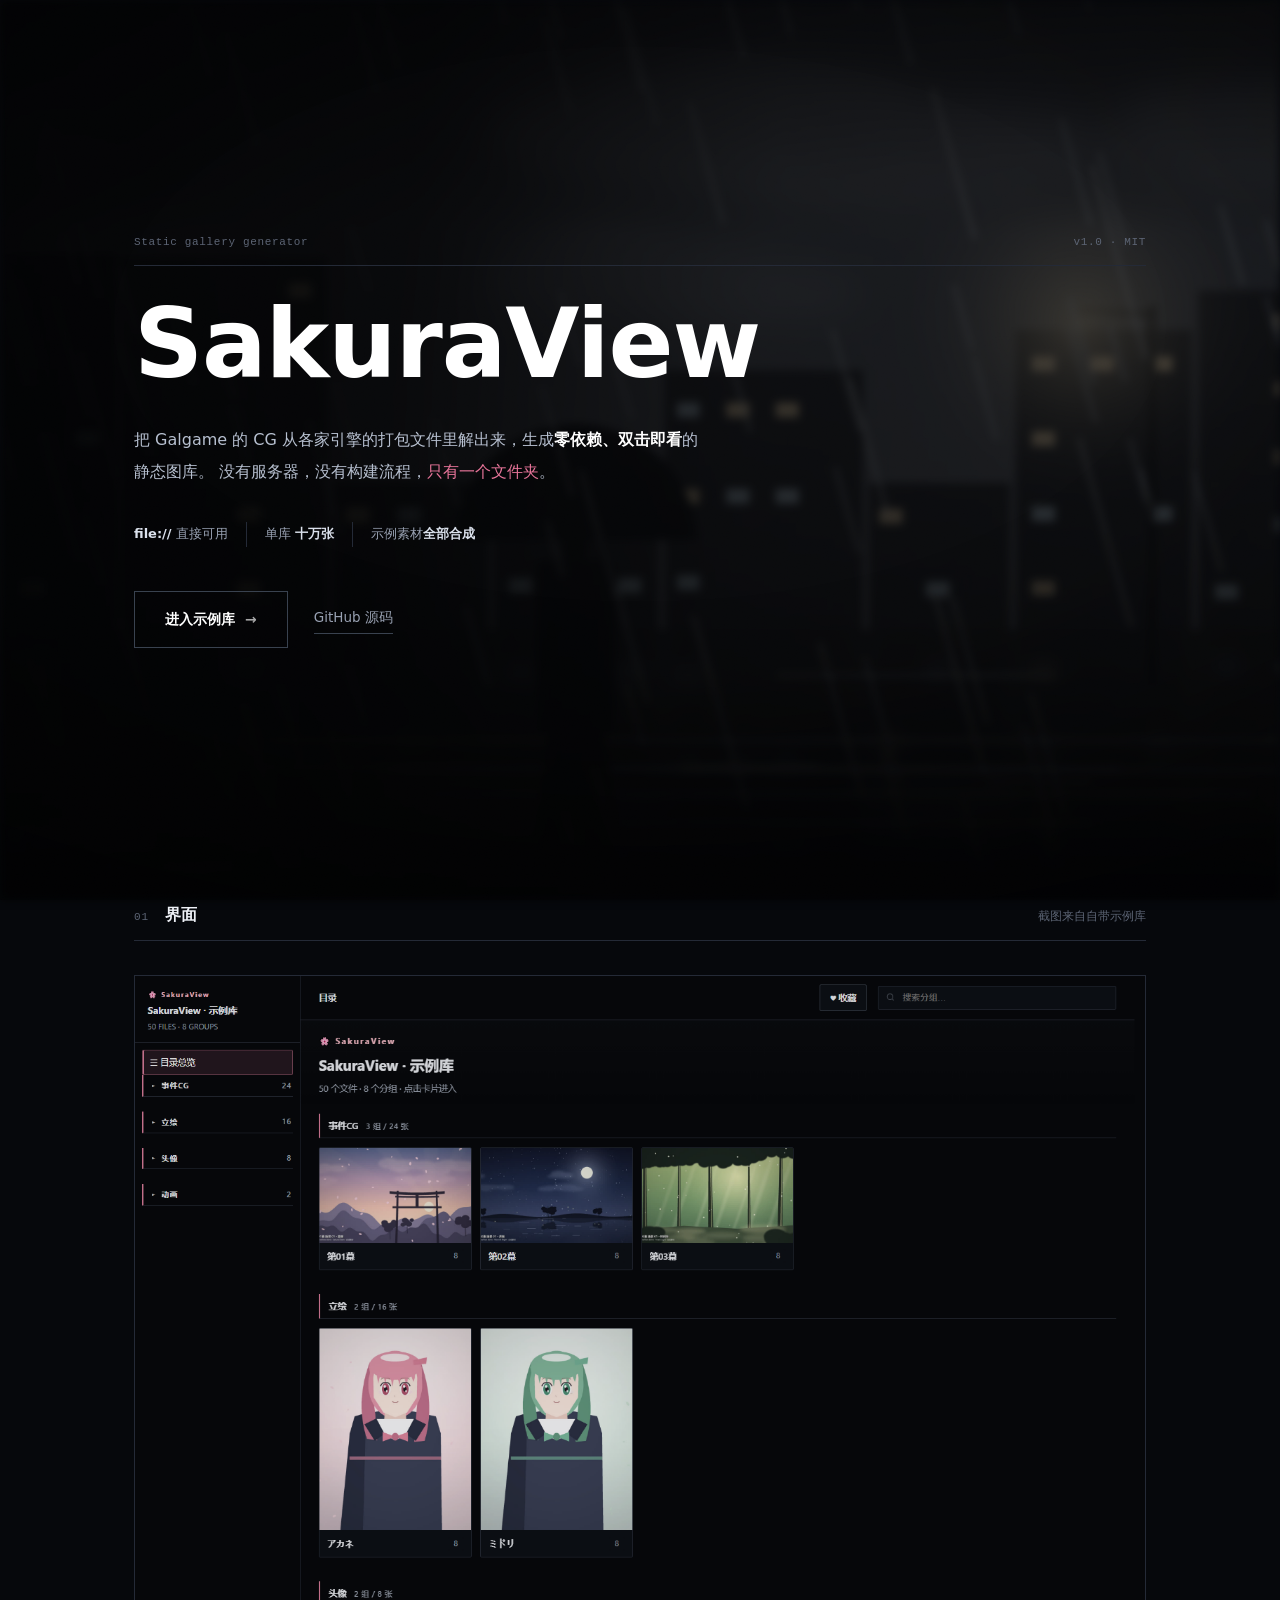
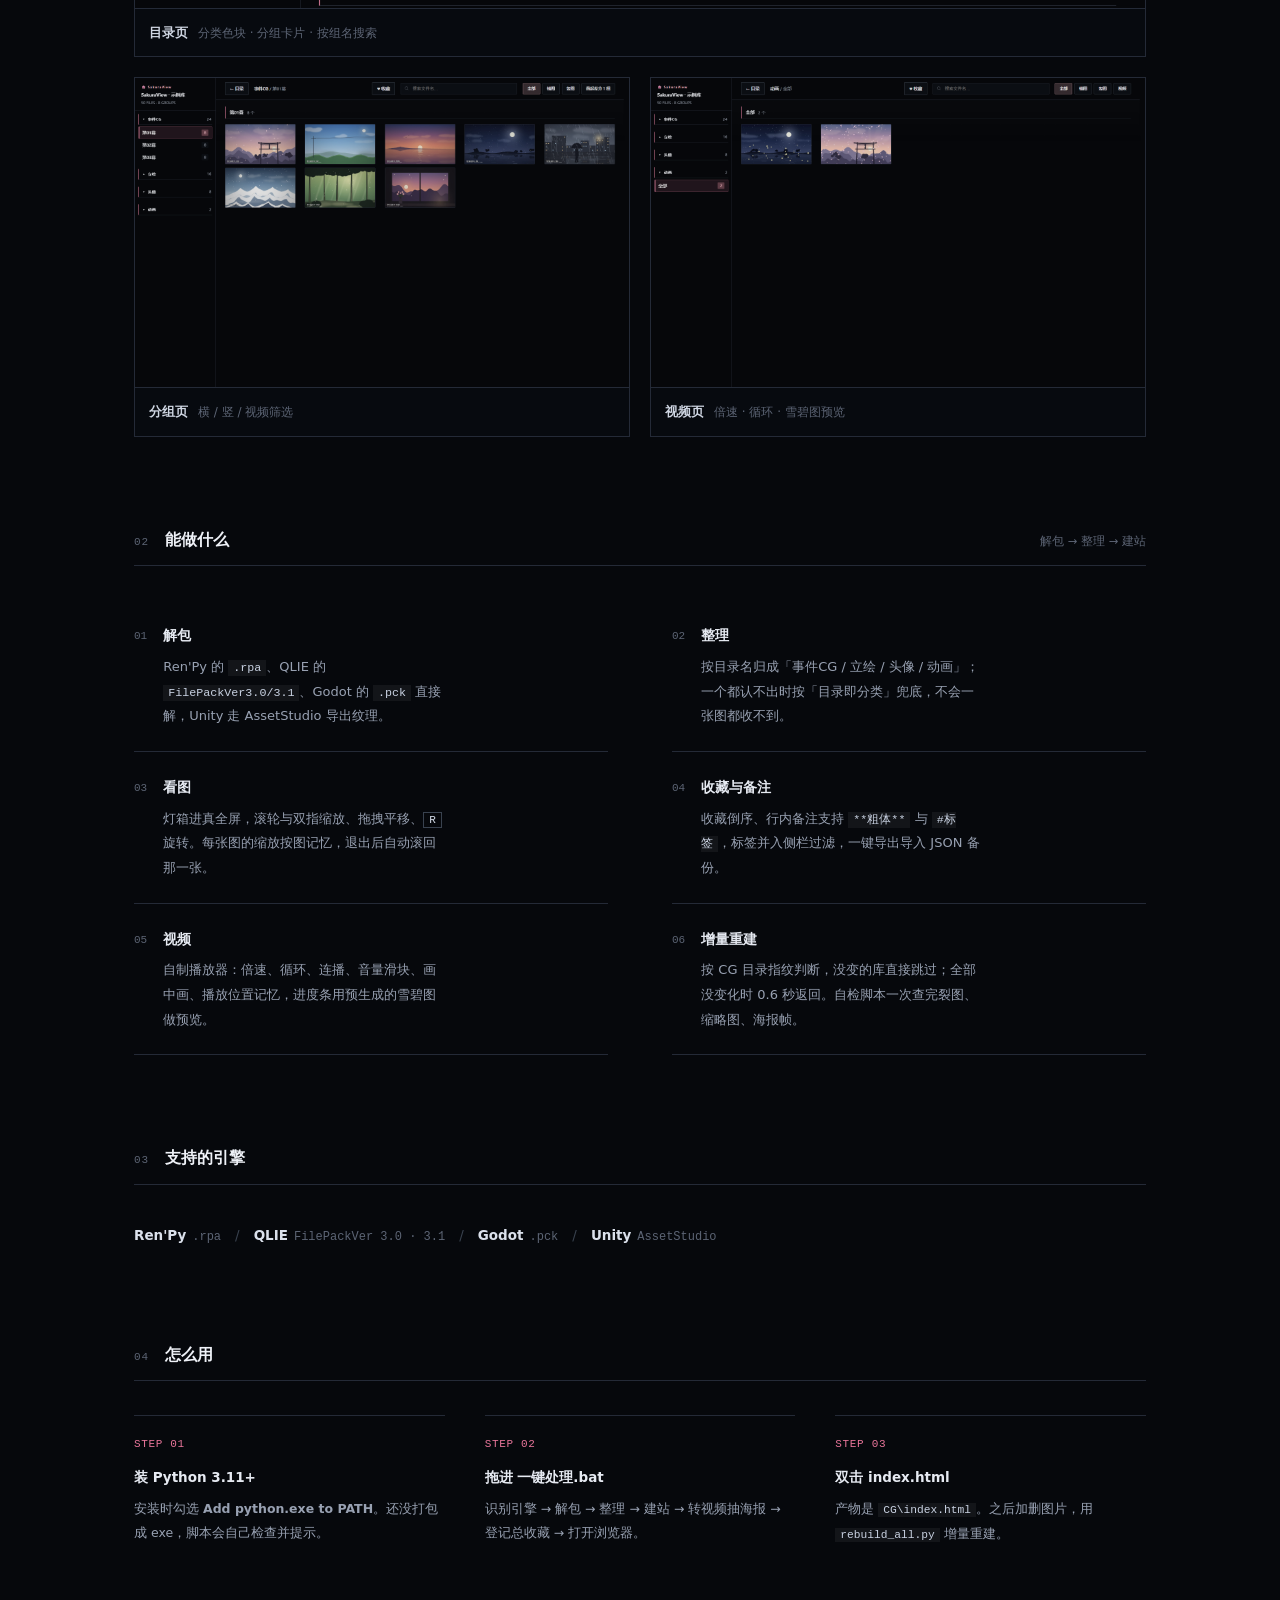
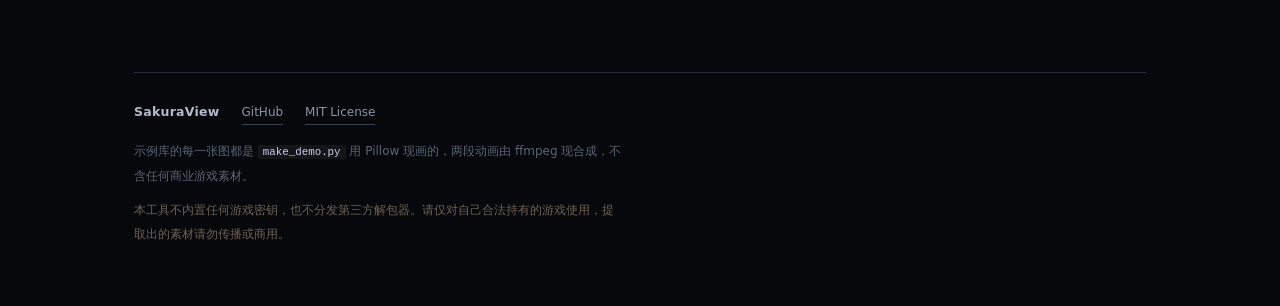
<file: index.html>
<!DOCTYPE html>
<html lang="zh-CN">
<head>
<meta charset="utf-8">
<meta name="viewport" content="width=device-width,initial-scale=1">
<title>SakuraView · Galgame CG 图库生成器</title>
<meta name="description" content="把 Galgame 的 CG 从各家引擎的打包文件里解出来，生成零依赖、双击即看的静态图库。">
<link rel="icon" href="data:image/svg+xml,<svg xmlns='http://www.w3.org/2000/svg' viewBox='0 0 100 100'><text y='.9em' font-size='90'>🌸</text></svg>">
<style>
  :root{
    --ink:#06080c;
    --ink2:#0c1017;
    --line:#242a37;
    --line2:#39424f;
    --text:#e9ebf1;
    --dim:#98a1b2;
    --faint:#5c6474;
    --pink:#e8759a;
    --sans:"Segoe UI","PingFang SC","Microsoft YaHei",system-ui,sans-serif;
    --mono:ui-monospace,"Cascadia Mono",Consolas,"Courier New",monospace;
  }
  *{box-sizing:border-box;margin:0;padding:0}
  html{scroll-behavior:smooth;overflow-x:hidden}
  body{
    background:var(--ink); color:var(--text); min-height:100vh; overflow-x:hidden;
    font:15px/1.9 var(--sans); -webkit-font-smoothing:antialiased;
    font-feature-settings:"tnum" 1;
  }
  a{color:inherit;text-decoration:none}

  /* 剧照底 + 暗角 + 颗粒（只有这三层，没有随机光斑） */
  .bg{
    position:fixed; inset:0; z-index:0; pointer-events:none;
    background:url("demo/CG/事件CG/第01幕/demo_c01_05.jpg") center 52%/cover no-repeat;
    filter:brightness(.50) saturate(.55) blur(4px);
  }
  .bg::after{
    content:""; position:absolute; inset:0;
    background:
      linear-gradient(96deg, rgba(4,6,10,.95) 0%, rgba(4,6,10,.84) 32%, rgba(4,6,10,.48) 58%, rgba(4,6,10,.28) 100%),
      linear-gradient(180deg, rgba(4,6,10,.55) 0%, transparent 26%, rgba(4,6,10,.45) 74%, var(--ink) 98%);
  }
  .vig{position:fixed; inset:0; z-index:1; pointer-events:none;
    background:radial-gradient(120% 90% at 50% 36%, transparent 34%, rgba(0,0,0,.55) 100%)}
  .grain{position:fixed; inset:0; z-index:2; pointer-events:none; opacity:.05; mix-blend-mode:overlay;
    background-image:url("data:image/svg+xml,%3Csvg xmlns='http://www.w3.org/2000/svg' width='170' height='170'%3E%3Cfilter id='n'%3E%3CfeTurbulence type='fractalNoise' baseFrequency='.9' numOctaves='3' stitchTiles='stitch'/%3E%3C/filter%3E%3Crect width='100%25' height='100%25' filter='url(%23n)'/%3E%3C/svg%3E")}

  .wrap{position:relative; z-index:3; width:100%; max-width:1080px; margin:0 auto; padding:0 34px}

  /* ── 首屏 ────────────────────────────────────── */
  .hero{min-height:100vh; text-wrap:pretty; overflow-x:clip; display:flex; flex-direction:column; justify-content:center; padding:100px 0 120px}

  .kicker{
    font-family:var(--mono); font-size:11px; letter-spacing:.06em; color:var(--faint);
    padding-bottom:12px; margin-bottom:30px; border-bottom:1px solid var(--line);
    display:flex; justify-content:space-between; gap:20px;
  }
  h1{
    max-width:100%; overflow-wrap:anywhere;
    font-size:clamp(50px,8.4vw,96px); font-weight:700; letter-spacing:-.012em;
    line-height:1.02; color:#fff;
  }
  .lede{margin-top:30px; max-width:min(610px,100%); font-size:16px; line-height:2; color:#b7c0d0; text-wrap:pretty}
  .lede .nw{white-space:nowrap}
  .lede b{color:#fff; font-weight:600}
  .lede em{font-style:normal; color:var(--pink)}

  .facts{
    margin-top:34px; display:flex; flex-wrap:wrap; gap:6px 0;
    font-size:13px; color:var(--dim);
  }
  .facts span{padding-right:18px; margin-right:18px; border-right:1px solid var(--line)}
  .facts span:last-child{border-right:0}
  .facts b{color:#dbe1ec; font-weight:600}

  .cta{margin-top:44px; display:flex; align-items:center; gap:26px; flex-wrap:wrap}
  .btn{
    display:inline-flex; align-items:center; gap:10px; padding:14px 30px;
    font-size:14px; font-weight:600; color:#fff;
    border:1px solid var(--line2); transition:border-color .2s, background .2s;
  }
  .btn:hover{border-color:#8d98a8; background:rgba(255,255,255,.04)}
  .btn .arw{opacity:.65}
  .btn:hover .arw{opacity:1}
  .link{font-size:13.5px; color:var(--dim); border-bottom:1px solid var(--line2); padding-bottom:2px;
        transition:color .2s,border-color .2s}
  .link:hover{color:#fff; border-color:#fff}

  /* ── 图版（截图） ─────────────────────────────── */
  .band{padding:88px 0 0}
  .bandhead{
    display:flex; align-items:baseline; gap:16px; margin-bottom:34px;
    padding-bottom:10px; border-bottom:1px solid var(--line);
  }
  .bandhead .no{font-family:var(--mono); font-size:11px; color:var(--faint); letter-spacing:.08em}
  .bandhead h2{font-size:16px; font-weight:650; color:#eef1f7; letter-spacing:0}
  .bandhead .note{margin-left:auto; font-size:11.5px; color:var(--faint)}

  figure.plate{margin:0; border:1px solid var(--line); background:#070a0f}
  figure.plate{min-width:0}
  figure.plate img{display:block; width:100%; height:auto; filter:saturate(.8) brightness(.9)}
  figure.plate figcaption{
    display:flex; align-items:baseline; gap:10px; padding:12px 14px;
    border-top:1px solid var(--line); font-size:12px; color:var(--faint);
  }
  figure.plate figcaption b{color:#cfd6e2; font-weight:600; font-size:12.5px}
  a.plate{display:block}
  figure.plate figcaption{border-top:1px solid var(--line)}
  a.plate:hover{border-color:var(--line2)}
  a.plate:hover img{filter:saturate(.92) brightness(.98)}
  .plates-2{display:grid; gap:20px; grid-template-columns:1fr 1fr; margin-top:20px}
  @media(max-width:760px){.plates-2{grid-template-columns:1fr}}

  /* ── 特性（两栏列表，非卡片） ──────────────────── */
  .feat{display:grid; grid-template-columns:1fr 1fr; gap:0 64px}
  @media(max-width:820px){.feat{grid-template-columns:1fr}}
  .row{padding:22px 0; border-bottom:1px solid var(--line); display:flex; gap:16px}
  .row .idx{font-family:var(--mono); font-size:11px; color:var(--faint); padding-top:4px; flex:none}
  .row h3{font-size:14px; font-weight:600; color:#e6eaf2; margin-bottom:6px}
  .row p{font-size:13px; line-height:1.9; color:var(--dim); max-width:34ch}

  /* ── 引擎 / 步骤 ──────────────────────────────── */
  .inline-list{font-size:13.5px; color:var(--dim); line-height:2.4}
  .inline-list b{color:#dbe1ec; font-weight:600}
  .inline-list i{font-style:normal; color:var(--faint); font-family:var(--mono); font-size:12px;
                 margin-left:6px}
  .inline-list .sep{color:var(--line2); margin:0 14px}

  .steps{display:grid; grid-template-columns:repeat(3,1fr); gap:0 40px}
  @media(max-width:820px){.steps{grid-template-columns:1fr; gap:0}}
  .step{padding:18px 0 22px; border-top:1px solid var(--line)}
  .step .n{font-family:var(--mono); font-size:11px; color:var(--pink); letter-spacing:.06em;
           display:block; margin-bottom:10px}
  .step h3{font-size:13.5px; font-weight:600; color:#e6eaf2; margin-bottom:7px}
  .step p{font-size:12.5px; line-height:1.9; color:var(--dim)}

  code{font-family:var(--mono); font-size:.9em; color:#c9d2e2; background:rgba(255,255,255,.055);
       padding:1px 5px}
  kbd{font-family:var(--mono); font-size:.85em; padding:1px 5px; border:1px solid var(--line2); color:#d5dce9}

  /* ── 页脚 ────────────────────────────────────── */
  footer{
    margin-top:104px; padding:26px 0 60px; border-top:1px solid var(--line);
    font-size:12px; color:var(--faint); line-height:2;
  }
  footer .top{display:flex; flex-wrap:wrap; gap:8px 22px; align-items:baseline; margin-bottom:14px}
  footer .name{font-size:12.5px; font-weight:600; color:#b3bccc; letter-spacing:.02em}
  footer a{color:#8b94a5; border-bottom:1px solid var(--line2); transition:color .2s}
  footer a:hover{color:#e8ebf1}
  footer p{max-width:64ch}
  .warn{max-width:64ch; margin-top:10px; color:#6f6154}

  @media(max-width:660px){
    .wrap{padding:0 22px}
    .hero{padding:72px 0 96px; min-height:auto}
    .kicker{font-size:10px; margin-bottom:24px}
    h1{font-size:clamp(34px,10.5vw,52px); letter-spacing:-.02em}
    .lede{font-size:14.5px; margin-top:24px}
    .facts{display:block; font-size:12.5px; line-height:2}
    .facts span{display:block; border-right:0; padding-right:0; margin-right:0}
    .lede{max-width:none}
    .cta{margin-top:34px; gap:18px}
    .btn{padding:12px 22px; font-size:13px}
    .band{padding:64px 0 0}
    .row{padding:18px 0}
    .inline-list{line-height:2.2}
    .inline-list .sep{margin:0 8px}
  }
</style>
</head>
<body>

<div class="bg"></div>
<div class="vig"></div>
<div class="grain"></div>

<div class="wrap">

  <header class="hero">
    <div class="kicker">
      <span>Static gallery generator</span>
      <span>v1.0 · MIT</span>
    </div>

    <h1>SakuraView</h1>

    <p class="lede">
      把 Galgame 的 CG 从各家引擎的打包文件里解出来，生成<b>零依赖、双击即看</b>的<span class="nw">静态图库</span>。
      没有服务器，没有构建流程，<em>只有一个文件夹</em>。
    </p>

    <div class="facts">
      <span><b>file://</b> 直接可用</span>
      <span>单库 <b>十万张</b></span>
      <span>示例素材<b>全部合成</b></span>
    </div>

    <div class="cta">
      <a class="btn" href="demo/CG/index.html">进入示例库 <span class="arw">→</span></a>
      <a class="link" href="https://github.com/hongcheng343432121/SakuraView">GitHub 源码</a>
    </div>
  </header>

  <section class="band" style="padding-top:0">
    <div class="bandhead">
      <span class="no">01</span>
      <h2>界面</h2>
      <span class="note">截图来自自带示例库</span>
    </div>

    <figure class="plate">
      <a href="demo/CG/index.html"><img src="docs/screenshots/01-index.png" alt="目录页：按分类分组，卡片带缩略图"></a>
      <figcaption><b>目录页</b> 分类色块 · 分组卡片 · 按组名搜索</figcaption>
    </figure>

    <div class="plates-2">
      <figure class="plate">
        <a href="demo/CG/p01.html"><img src="docs/screenshots/02-group.png" alt="分组页：图片网格"></a>
        <figcaption><b>分组页</b> 横 / 竖 / 视频筛选</figcaption>
      </figure>
      <figure class="plate">
        <a href="demo/CG/p08.html"><img src="docs/screenshots/03-video.png" alt="视频页：自制播放器"></a>
        <figcaption><b>视频页</b> 倍速 · 循环 · 雪碧图预览</figcaption>
      </figure>
    </div>
  </section>

  <section class="band">
    <div class="bandhead">
      <span class="no">02</span>
      <h2>能做什么</h2>
      <span class="note">解包 → 整理 → 建站</span>
    </div>
    <div class="feat">
      <div class="row">
        <span class="idx">01</span>
        <div><h3>解包</h3>
        <p>Ren'Py 的 <code>.rpa</code>、QLIE 的 <code>FilePackVer3.0/3.1</code>、Godot 的 <code>.pck</code> 直接解，Unity 走 AssetStudio 导出纹理。</p></div>
      </div>
      <div class="row">
        <span class="idx">02</span>
        <div><h3>整理</h3>
        <p>按目录名归成「事件CG / 立绘 / 头像 / 动画」；一个都认不出时按「目录即分类」兜底，不会一张图都收不到。</p></div>
      </div>
      <div class="row">
        <span class="idx">03</span>
        <div><h3>看图</h3>
        <p>灯箱进真全屏，滚轮与双指缩放、拖拽平移、<kbd>R</kbd> 旋转。每张图的缩放按图记忆，退出后自动滚回那一张。</p></div>
      </div>
      <div class="row">
        <span class="idx">04</span>
        <div><h3>收藏与备注</h3>
        <p>收藏倒序、行内备注支持 <code>**粗体**</code> 与 <code>#标签</code>，标签并入侧栏过滤，一键导出导入 JSON 备份。</p></div>
      </div>
      <div class="row">
        <span class="idx">05</span>
        <div><h3>视频</h3>
        <p>自制播放器：倍速、循环、连播、音量滑块、画中画、播放位置记忆，进度条用预生成的雪碧图做预览。</p></div>
      </div>
      <div class="row">
        <span class="idx">06</span>
        <div><h3>增量重建</h3>
        <p>按 CG 目录指纹判断，没变的库直接跳过；全部没变化时 0.6 秒返回。自检脚本一次查完裂图、缩略图、海报帧。</p></div>
      </div>
    </div>
  </section>

  <section class="band">
    <div class="bandhead">
      <span class="no">03</span>
      <h2>支持的引擎</h2>
    </div>
    <p class="inline-list">
      <b>Ren'Py</b><i>.rpa</i><span class="sep">/</span><b>QLIE</b><i>FilePackVer 3.0 · 3.1</i><span class="sep">/</span><b>Godot</b><i>.pck</i><span class="sep">/</span><b>Unity</b><i>AssetStudio</i>
    </p>
  </section>

  <section class="band">
    <div class="bandhead">
      <span class="no">04</span>
      <h2>怎么用</h2>
    </div>
    <div class="steps">
      <div class="step">
        <span class="n">STEP 01</span>
        <h3>装 Python 3.11+</h3>
        <p>安装时勾选 <b>Add python.exe to PATH</b>。还没打包成 exe，脚本会自己检查并提示。</p>
      </div>
      <div class="step">
        <span class="n">STEP 02</span>
        <h3>拖进 一键处理.bat</h3>
        <p>识别引擎 → 解包 → 整理 → 建站 → 转视频抽海报 → 登记总收藏 → 打开浏览器。</p>
      </div>
      <div class="step">
        <span class="n">STEP 03</span>
        <h3>双击 index.html</h3>
        <p>产物是 <code>CG\index.html</code>。之后加删图片，用 <code>rebuild_all.py</code> 增量重建。</p>
      </div>
    </div>
  </section>

  <footer>
    <div class="top">
      <span class="name">SakuraView</span>
      <a href="https://github.com/hongcheng343432121/SakuraView">GitHub</a>
      <a href="https://github.com/hongcheng343432121/SakuraView/blob/main/LICENSE">MIT License</a>
    </div>
    <p>示例库的每一张图都是 <code>make_demo.py</code> 用 Pillow 现画的，两段动画由 ffmpeg 现合成，不含任何商业游戏素材。</p>
    <p class="warn">本工具不内置任何游戏密钥，也不分发第三方解包器。请仅对自己合法持有的游戏使用，提取出的素材请勿传播或商用。</p>
  </footer>

</div>
</body>
</html>
</file>
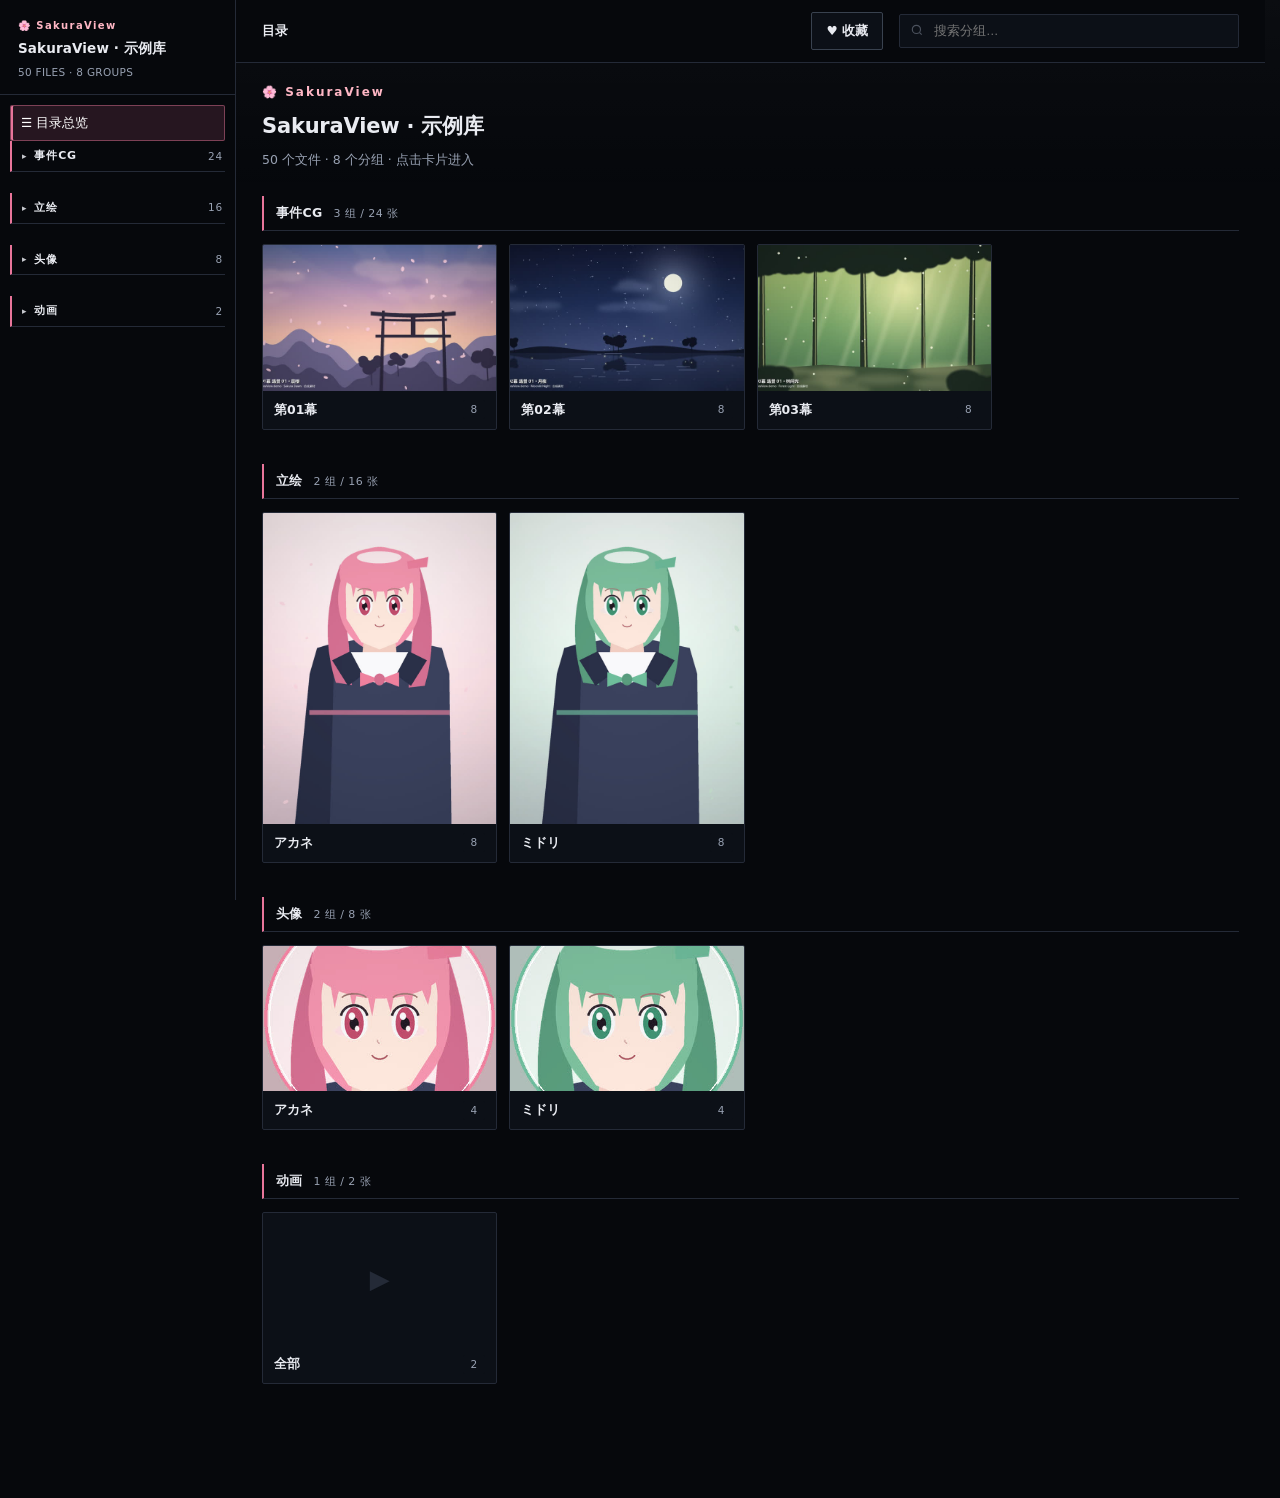
<file: demo/CG/index.html>
<!DOCTYPE html><html lang="zh-CN"><head><meta charset="utf-8">
<meta name="viewport" content="width=device-width,initial-scale=1">
<title>SakuraView · 示例库 · 目录 · SakuraView</title><link rel="stylesheet" href="assets/style.css?v=df856dba"></head><body>
<aside>
  <div class="brand"><div class="mark">&#127800; SakuraView</div><h1>SakuraView · 示例库</h1><p>50 FILES · 8 GROUPS</p></div>
  <div class="snav" id="navbox"></div>
</aside>
<div id="mainWrap">
<div class="navbar">

  <div class="crumb"><b>目录</b></div>
  <div class="spacer"></div>
  <a class="back" href="fav.html">&#9829; 收藏</a>
  <div class="search">
    <svg width="14" height="14" viewBox="0 0 24 24" fill="none" stroke="var(--muted)" stroke-width="2">
      <circle cx="11" cy="11" r="7"/><path d="M20 20l-3.5-3.5"/></svg>
    <input id="q" placeholder="搜索分组…" autocomplete="off" spellcheck="false">
  </div>

</div>
<div class="wrap"><div class="mark-hero">&#127800; SakuraView</div><h1 class="hero">SakuraView · 示例库</h1><div class="sub" id="isub" data-all="50 个文件 · 8 个分组 · 点击卡片进入">50 个文件 · 8 个分组 · 点击卡片进入</div><div class="catblock"><div class="cat-title">事件CG <em>3 组 / 24 张</em></div><div class="cards"><a class="card" href="p01.html"><img class="cover" loading="lazy" src="%E4%BA%8B%E4%BB%B6CG/%E7%AC%AC01%E5%B9%95/_thumbs/demo_c01_01.jpg" data-full="%E4%BA%8B%E4%BB%B6CG/%E7%AC%AC01%E5%B9%95/demo_c01_01.jpg" alt="" onerror="this.onerror=null;this.src=this.dataset.full"><div class="meta"><span class="nm">第01幕</span><span class="ct">8</span></div></a><a class="card" href="p02.html"><img class="cover" loading="lazy" src="%E4%BA%8B%E4%BB%B6CG/%E7%AC%AC02%E5%B9%95/_thumbs/demo_c02_01.jpg" data-full="%E4%BA%8B%E4%BB%B6CG/%E7%AC%AC02%E5%B9%95/demo_c02_01.jpg" alt="" onerror="this.onerror=null;this.src=this.dataset.full"><div class="meta"><span class="nm">第02幕</span><span class="ct">8</span></div></a><a class="card" href="p03.html"><img class="cover" loading="lazy" src="%E4%BA%8B%E4%BB%B6CG/%E7%AC%AC03%E5%B9%95/_thumbs/demo_c03_01.jpg" data-full="%E4%BA%8B%E4%BB%B6CG/%E7%AC%AC03%E5%B9%95/demo_c03_01.jpg" alt="" onerror="this.onerror=null;this.src=this.dataset.full"><div class="meta"><span class="nm">第03幕</span><span class="ct">8</span></div></a></div></div><div class="catblock"><div class="cat-title">立绘 <em>2 组 / 16 张</em></div><div class="cards"><a class="card tall" href="p04.html"><img class="cover" loading="lazy" src="%E7%AB%8B%E7%BB%98/%E3%82%A2%E3%82%AB%E3%83%8D/_thumbs/%E3%82%A2%E3%82%AB%E3%83%8D_%E5%88%B6%E6%9C%8D_01.jpg" data-full="%E7%AB%8B%E7%BB%98/%E3%82%A2%E3%82%AB%E3%83%8D/%E3%82%A2%E3%82%AB%E3%83%8D_%E5%88%B6%E6%9C%8D_01.jpg" alt="" onerror="this.onerror=null;this.src=this.dataset.full"><div class="meta"><span class="nm">アカネ</span><span class="ct">8</span></div></a><a class="card tall" href="p05.html"><img class="cover" loading="lazy" src="%E7%AB%8B%E7%BB%98/%E3%83%9F%E3%83%89%E3%83%AA/_thumbs/%E3%83%9F%E3%83%89%E3%83%AA_%E5%88%B6%E6%9C%8D_01.jpg" data-full="%E7%AB%8B%E7%BB%98/%E3%83%9F%E3%83%89%E3%83%AA/%E3%83%9F%E3%83%89%E3%83%AA_%E5%88%B6%E6%9C%8D_01.jpg" alt="" onerror="this.onerror=null;this.src=this.dataset.full"><div class="meta"><span class="nm">ミドリ</span><span class="ct">8</span></div></a></div></div><div class="catblock"><div class="cat-title">头像 <em>2 组 / 8 张</em></div><div class="cards"><a class="card" href="p06.html"><img class="cover" loading="lazy" src="%E5%A4%B4%E5%83%8F/%E3%82%A2%E3%82%AB%E3%83%8D/_thumbs/%E3%82%A2%E3%82%AB%E3%83%8D_%E9%A1%94_01.jpg" data-full="%E5%A4%B4%E5%83%8F/%E3%82%A2%E3%82%AB%E3%83%8D/%E3%82%A2%E3%82%AB%E3%83%8D_%E9%A1%94_01.png" alt="" onerror="this.onerror=null;this.src=this.dataset.full"><div class="meta"><span class="nm">アカネ</span><span class="ct">4</span></div></a><a class="card" href="p07.html"><img class="cover" loading="lazy" src="%E5%A4%B4%E5%83%8F/%E3%83%9F%E3%83%89%E3%83%AA/_thumbs/%E3%83%9F%E3%83%89%E3%83%AA_%E9%A1%94_01.jpg" data-full="%E5%A4%B4%E5%83%8F/%E3%83%9F%E3%83%89%E3%83%AA/%E3%83%9F%E3%83%89%E3%83%AA_%E9%A1%94_01.png" alt="" onerror="this.onerror=null;this.src=this.dataset.full"><div class="meta"><span class="nm">ミドリ</span><span class="ct">4</span></div></a></div></div><div class="catblock"><div class="cat-title">动画 <em>1 组 / 2 张</em></div><div class="cards"><a class="card" href="p08.html"><div class="cover-ph">&#9654;</div><div class="meta"><span class="nm">全部</span><span class="ct">2</span></div></a></div></div></div>
</div>

<script src="assets/nav.js?v=9c50f351"></script>
<script>window.PAGE={};</script>
<script src="assets/app.js?v=49ddf31b"></script>
</body></html>
</file>
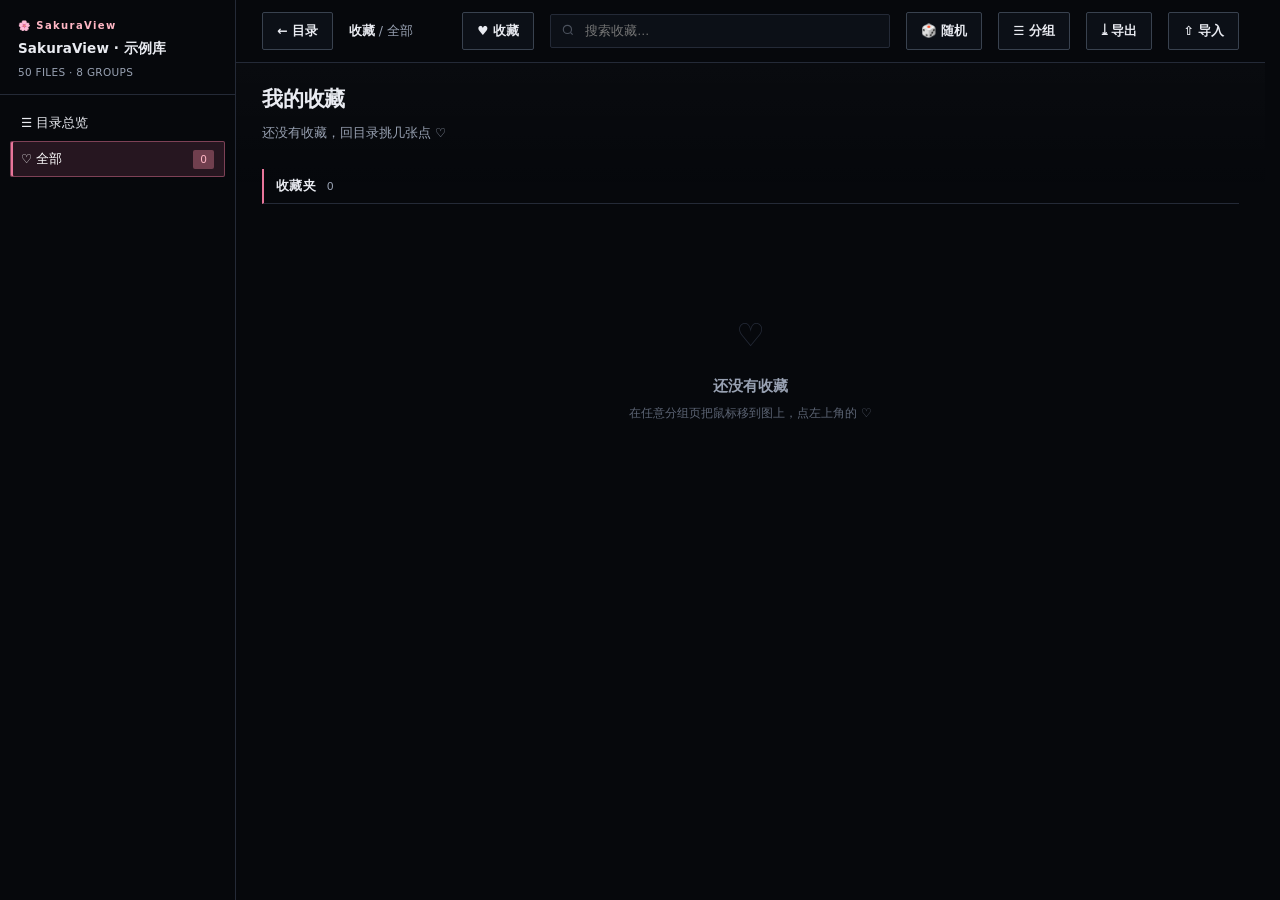
<file: demo/CG/fav.html>
<!DOCTYPE html><html lang="zh-CN"><head><meta charset="utf-8">
<meta name="viewport" content="width=device-width,initial-scale=1">
<title>SakuraView · 示例库 · 我的收藏 · SakuraView</title><link rel="stylesheet" href="assets/style.css?v=df856dba"></head><body>
<aside>
  <div class="brand"><div class="mark">&#127800; SakuraView</div><h1>SakuraView · 示例库</h1><p>50 FILES · 8 GROUPS</p></div>
  <div class="snav" id="navbox"></div>
</aside>
<div id="mainWrap">
<div class="navbar">
  <a class="back" href="index.html">&#8592; 目录</a>
  <div class="crumb"><b>收藏</b> / 全部</div>
  <div class="spacer"></div>
  <a class="back" href="fav.html">&#9829; 收藏</a>
  <div class="search">
    <svg width="14" height="14" viewBox="0 0 24 24" fill="none" stroke="var(--muted)" stroke-width="2">
      <circle cx="11" cy="11" r="7"/><path d="M20 20l-3.5-3.5"/></svg>
    <input id="q" placeholder="搜索收藏…" autocomplete="off" spellcheck="false">
  </div>  <input type="file" id="impFile" accept=".json,application/json" hidden>
  <a class="back" id="favRandom" title="从当前收藏里随机抽一张看">&#127922; 随机</a>
  <a class="back" id="favGroup" title="按目录分组显示">&#9776; 分组</a>
  <a class="back" id="expBtn" title="把收藏与备注导出为 JSON 文件">&#10515; 导出</a>
  <a class="back" id="impBtn" title="从 JSON 文件导入收藏与备注">&#8679; 导入</a>

</div>
<div class="wrap"><h1 class="hero">我的收藏</h1><div class="sub" id="fsub">读取中…</div><div class="cat-title" style="margin:16px 0">收藏夹 <em id="fcnt">0</em></div><div class="masonry" id="grid"></div><div class="empty" id="favEmpty" style="display:none"><div class="big">&#9825;</div><b>还没有收藏</b><span>在任意分组页把鼠标移到图上，点左上角的 ♡</span></div></div>
</div>
<div class="vlb" id="vlb">
  <video id="vPlayer" playsinline></video>
  <div class="vtitle" id="vName"></div>
  <div class="vmenu" id="vMenu"></div>
  <div class="vsprite" id="vSprite"><i id="vSpriteT"></i></div>
  <div class="vui">
    <div class="vbarwrap" id="vBarWrap"><div class="vbar" id="vBar"></div></div>
    <div class="vrow">
      <button class="vi" id="vPrev" title="上一个">&#9198;</button>
      <button class="vi" id="vPlay" title="播放" aria-label="播放 / 暂停"><svg class="ic ic-play" viewBox="0 0 24 24" aria-hidden="true"><path d="M8 5.2v13.6L19 12z"/></svg><svg class="ic ic-pause" viewBox="0 0 24 24" aria-hidden="true"><rect x="6.6" y="5.2" width="3.8" height="13.6" rx="1.1"/><rect x="13.6" y="5.2" width="3.8" height="13.6" rx="1.1"/></svg></button>
      <button class="vi" id="vNext" title="下一个">&#9197;</button>
      <span class="vtime" id="vTime">0:00 / 0:00</span>
      <div class="vspacer"></div>
      <button class="vi vrate" id="vRate" title="播放速度">1x</button>
      <button class="vi" id="vPlayMode" title="连播/循环：关（点击开启连播）">单集</button>
      <span class="vvol" id="vVolWrap">
        <span class="vvic" id="vVolIcon" aria-hidden="true">&#128266;</span>
        <input id="vVol" type="range" min="0" max="100" step="1" value="100" aria-label="音量">
      </span>
      <button class="vi" id="vShot" title="截图当前画面（PNG）">&#128247;</button>
      <button class="vi" id="vPip" title="画中画">&#10697;</button>
      <button class="vi" id="vFull" title="全屏">&#9974;</button>
      <button class="vi" id="vClose" title="关闭">&#10005;</button>
    </div>
  </div>
</div>
<div class="lb" id="lb">
  <div class="lb-bar"><b id="lbName"></b><span id="lbIdx"></span></div>
  <img id="lbImg" alt="">
  <div class="lb-acts">
    <button class="lb-act" id="lbFav">&#9825; 收藏</button>
    <button class="lb-act" id="lbRot" title="旋转 90°（R）">&#8635; 旋转</button>
    <span class="lbspd">
      <button class="lb-act" id="lbPlay" title="幻灯片放映（空格）">&#9654; 幻灯</button>
      <button class="lb-act lbcaret" id="lbSpd" title="放映速率"><span id="lbSpdMs">16ms</span> ▾</button>
    </span>
    <button class="lb-act" id="lbNote">&#128172; 备注</button>
  </div>
      <div class="spdmenu" id="spdMenu"></div>
  <button class="lb-btn lb-prev" id="lbPrev">&#8249;</button>
  <button class="lb-btn lb-next" id="lbNext">&#8250;</button>
  <button class="lb-close" id="lbClose">&#10005;</button>
</div>
<div class="selband" id="selBand"></div>
<div class="selbar" id="selBar">
  <b><span id="selN">0</span> 已选</b>
  <button id="selAll" title="选中当前筛选结果里的全部">全选</button>
  <button class="primary" id="selFav">&#9829; 收藏</button>
  <input id="selTag" placeholder="标签（空格分隔）" maxlength="80">
  <button id="selTagApply">加标签</button>
  <button id="selClear">清空</button>
</div>
<div class="modal" id="shotTip"><div class="modal-box">
  <h3>&#128247; 截图在 file:// 下用不了</h3>
  <p class="tip-p">浏览器把本地视频当成<b>跨源资源</b>，禁止把画面导出成图片（控制台会报
  <code>Tainted canvases may not be exported</code>）。这是安全策略，不是文件坏了，也不是按钮没接上。</p>
  <p class="tip-p">想用截图：在工具包目录跑一次 <code>python serve_site.py</code>，按提示用
  <code>http://127.0.0.1:8765/…</code> 打开图库——截图、画中画、播放位置记忆都会正常。</p>
  <div class="modal-acts"><button class="primary" id="shotTipOk">知道了</button></div>
</div></div>
<div class="modal" id="noteModal"><div class="modal-box">
  <h3>&#128172; 备注</h3>
  <img class="modal-thumb" id="modalThumb" alt="">
  <textarea id="noteInput" placeholder="给这张图写点什么…（最多 200 字）" maxlength="200"></textarea>
  <input id="tagInput" placeholder="标签（空格分隔，最多 8 个，如：名场面 海边）" maxlength="120">  <div class="modal-acts">
    <button class="danger" id="noteDel">删除</button>
    <button id="noteCancel">取消</button>
    <button class="primary" id="noteSave">保存</button>
  </div>
</div></div>
<div class="dupPanel" id="dupPanel"><div class="dp-box">
  <h4><span id="dpTitle">差分速览</span><span class="dp-close" id="dpClose">&#215;</span></h4>
  <div class="dp-sub" id="dpSub"></div>
  <div class="dp-grid" id="dpGrid"></div>
</div></div><script>document.addEventListener('DOMContentLoaded',function(){
var n=(window.PAGE&&window.PAGE.items)?window.PAGE.items.length:0;
var c=document.getElementById('fcnt');if(c)c.textContent=n;
var s=document.getElementById('fsub');
if(s)s.textContent=n?('共 '+n+' 个收藏 · 最近收藏在最前'):'还没有收藏，回目录挑几张点 ♡';
var em=document.getElementById('favEmpty');if(em)em.style.display=n?'none':'';});</script>
<script src="assets/nav.js?v=9c50f351"></script>
<script>window.PAGE=(function(){var o=[];try{o=JSON.parse(localStorage.getItem('demo_favs')||'[]')}catch(e){}return {items:o.slice().reverse().map(function(r){var v=/\.(mp4|webm|ogv|mkv)$/i.test(r);return [r,0,0,v?1:0]})}})();</script>
<script src="assets/app.js?v=49ddf31b"></script>
</body></html>
</file>
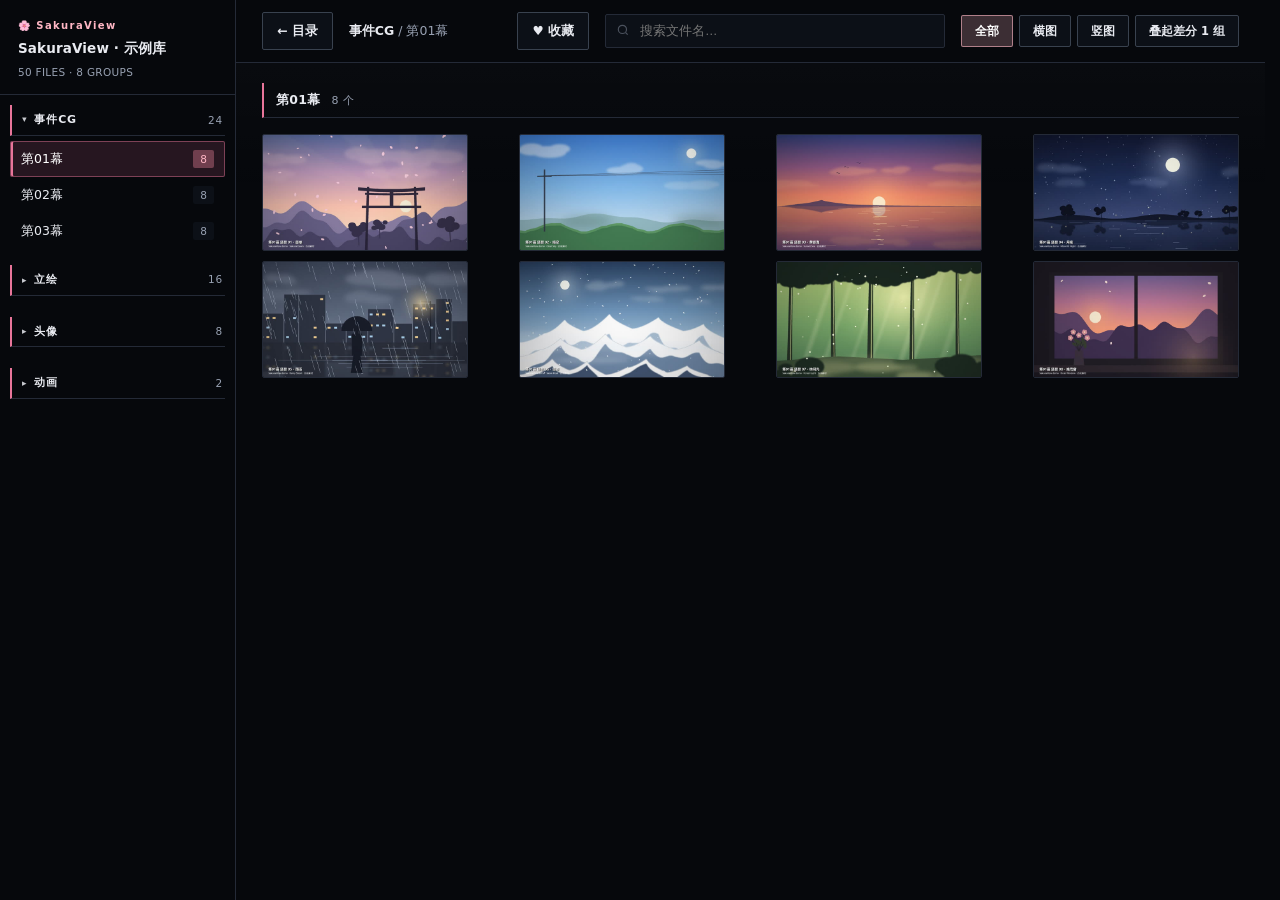
<file: demo/CG/p01.html>
<!DOCTYPE html><html lang="zh-CN"><head><meta charset="utf-8">
<meta name="viewport" content="width=device-width,initial-scale=1">
<title>SakuraView · 示例库 · 第01幕 · SakuraView</title><link rel="stylesheet" href="assets/style.css?v=df856dba"></head><body>
<aside>
  <div class="brand"><div class="mark">&#127800; SakuraView</div><h1>SakuraView · 示例库</h1><p>50 FILES · 8 GROUPS</p></div>
  <div class="snav" id="navbox"></div>
</aside>
<div id="mainWrap">
<div class="navbar">
  <a class="back" href="index.html">&#8592; 目录</a>
  <div class="crumb"><b>事件CG</b> / 第01幕</div>
  <div class="spacer"></div>
  <a class="back" href="fav.html">&#9829; 收藏</a>
  <div class="search">
    <svg width="14" height="14" viewBox="0 0 24 24" fill="none" stroke="var(--muted)" stroke-width="2">
      <circle cx="11" cy="11" r="7"/><path d="M20 20l-3.5-3.5"/></svg>
    <input id="q" placeholder="搜索文件名…" autocomplete="off" spellcheck="false">
  </div>
<div class="chips" id="orientChips"><a class="chip on" data-o="">全部</a><a class="chip" data-o="l">横图</a><a class="chip" data-o="p">竖图</a><a class="chip" id="dupChip" title="默认把同一场景的差分叠成一张；点这里展开成平铺">叠起差分 1 组</a></div>
</div>
<div class="wrap"><div class="cat-title" style="margin-bottom:16px">第01幕 <em>8 个</em></div><div class="masonry" id="grid"></div></div>
</div>
<div class="vlb" id="vlb">
  <video id="vPlayer" playsinline></video>
  <div class="vtitle" id="vName"></div>
  <div class="vmenu" id="vMenu"></div>
  <div class="vsprite" id="vSprite"><i id="vSpriteT"></i></div>
  <div class="vui">
    <div class="vbarwrap" id="vBarWrap"><div class="vbar" id="vBar"></div></div>
    <div class="vrow">
      <button class="vi" id="vPrev" title="上一个">&#9198;</button>
      <button class="vi" id="vPlay" title="播放" aria-label="播放 / 暂停"><svg class="ic ic-play" viewBox="0 0 24 24" aria-hidden="true"><path d="M8 5.2v13.6L19 12z"/></svg><svg class="ic ic-pause" viewBox="0 0 24 24" aria-hidden="true"><rect x="6.6" y="5.2" width="3.8" height="13.6" rx="1.1"/><rect x="13.6" y="5.2" width="3.8" height="13.6" rx="1.1"/></svg></button>
      <button class="vi" id="vNext" title="下一个">&#9197;</button>
      <span class="vtime" id="vTime">0:00 / 0:00</span>
      <div class="vspacer"></div>
      <button class="vi vrate" id="vRate" title="播放速度">1x</button>
      <button class="vi" id="vPlayMode" title="连播/循环：关（点击开启连播）">单集</button>
      <span class="vvol" id="vVolWrap">
        <span class="vvic" id="vVolIcon" aria-hidden="true">&#128266;</span>
        <input id="vVol" type="range" min="0" max="100" step="1" value="100" aria-label="音量">
      </span>
      <button class="vi" id="vShot" title="截图当前画面（PNG）">&#128247;</button>
      <button class="vi" id="vPip" title="画中画">&#10697;</button>
      <button class="vi" id="vFull" title="全屏">&#9974;</button>
      <button class="vi" id="vClose" title="关闭">&#10005;</button>
    </div>
  </div>
</div>
<div class="lb" id="lb">
  <div class="lb-bar"><b id="lbName"></b><span id="lbIdx"></span></div>
  <img id="lbImg" alt="">
  <div class="lb-acts">
    <button class="lb-act" id="lbFav">&#9825; 收藏</button>
    <button class="lb-act" id="lbRot" title="旋转 90°（R）">&#8635; 旋转</button>
    <span class="lbspd">
      <button class="lb-act" id="lbPlay" title="幻灯片放映（空格）">&#9654; 幻灯</button>
      <button class="lb-act lbcaret" id="lbSpd" title="放映速率"><span id="lbSpdMs">16ms</span> ▾</button>
    </span>
    <button class="lb-act" id="lbNote">&#128172; 备注</button>
  </div>
      <div class="spdmenu" id="spdMenu"></div>
  <button class="lb-btn lb-prev" id="lbPrev">&#8249;</button>
  <button class="lb-btn lb-next" id="lbNext">&#8250;</button>
  <button class="lb-close" id="lbClose">&#10005;</button>
</div>
<div class="selband" id="selBand"></div>
<div class="selbar" id="selBar">
  <b><span id="selN">0</span> 已选</b>
  <button id="selAll" title="选中当前筛选结果里的全部">全选</button>
  <button class="primary" id="selFav">&#9829; 收藏</button>
  <input id="selTag" placeholder="标签（空格分隔）" maxlength="80">
  <button id="selTagApply">加标签</button>
  <button id="selClear">清空</button>
</div>
<div class="modal" id="shotTip"><div class="modal-box">
  <h3>&#128247; 截图在 file:// 下用不了</h3>
  <p class="tip-p">浏览器把本地视频当成<b>跨源资源</b>，禁止把画面导出成图片（控制台会报
  <code>Tainted canvases may not be exported</code>）。这是安全策略，不是文件坏了，也不是按钮没接上。</p>
  <p class="tip-p">想用截图：在工具包目录跑一次 <code>python serve_site.py</code>，按提示用
  <code>http://127.0.0.1:8765/…</code> 打开图库——截图、画中画、播放位置记忆都会正常。</p>
  <div class="modal-acts"><button class="primary" id="shotTipOk">知道了</button></div>
</div></div>
<div class="modal" id="noteModal"><div class="modal-box">
  <h3>&#128172; 备注</h3>
  <img class="modal-thumb" id="modalThumb" alt="">
  <textarea id="noteInput" placeholder="给这张图写点什么…（最多 200 字）" maxlength="200"></textarea>
  <input id="tagInput" placeholder="标签（空格分隔，最多 8 个，如：名场面 海边）" maxlength="120">  <div class="modal-acts">
    <button class="danger" id="noteDel">删除</button>
    <button id="noteCancel">取消</button>
    <button class="primary" id="noteSave">保存</button>
  </div>
</div></div>
<div class="dupPanel" id="dupPanel"><div class="dp-box">
  <h4><span id="dpTitle">差分速览</span><span class="dp-close" id="dpClose">&#215;</span></h4>
  <div class="dp-sub" id="dpSub"></div>
  <div class="dp-grid" id="dpGrid"></div>
</div></div>
<script src="assets/nav.js?v=9c50f351"></script>
<script>window.PAGE={"items":[["事件CG/第01幕/demo_c01_01.jpg",1280,720,0],["事件CG/第01幕/demo_c01_02.jpg",1280,720,0],["事件CG/第01幕/demo_c01_03.jpg",1280,720,0],["事件CG/第01幕/demo_c01_04.jpg",1280,720,0],["事件CG/第01幕/demo_c01_05.jpg",1280,720,0],["事件CG/第01幕/demo_c01_06.jpg",1280,720,0],["事件CG/第01幕/demo_c01_07.jpg",1280,720,0],["事件CG/第01幕/demo_c01_08.jpg",1280,720,0]]};</script>
<script src="assets/app.js?v=49ddf31b"></script>
</body></html>
</file>
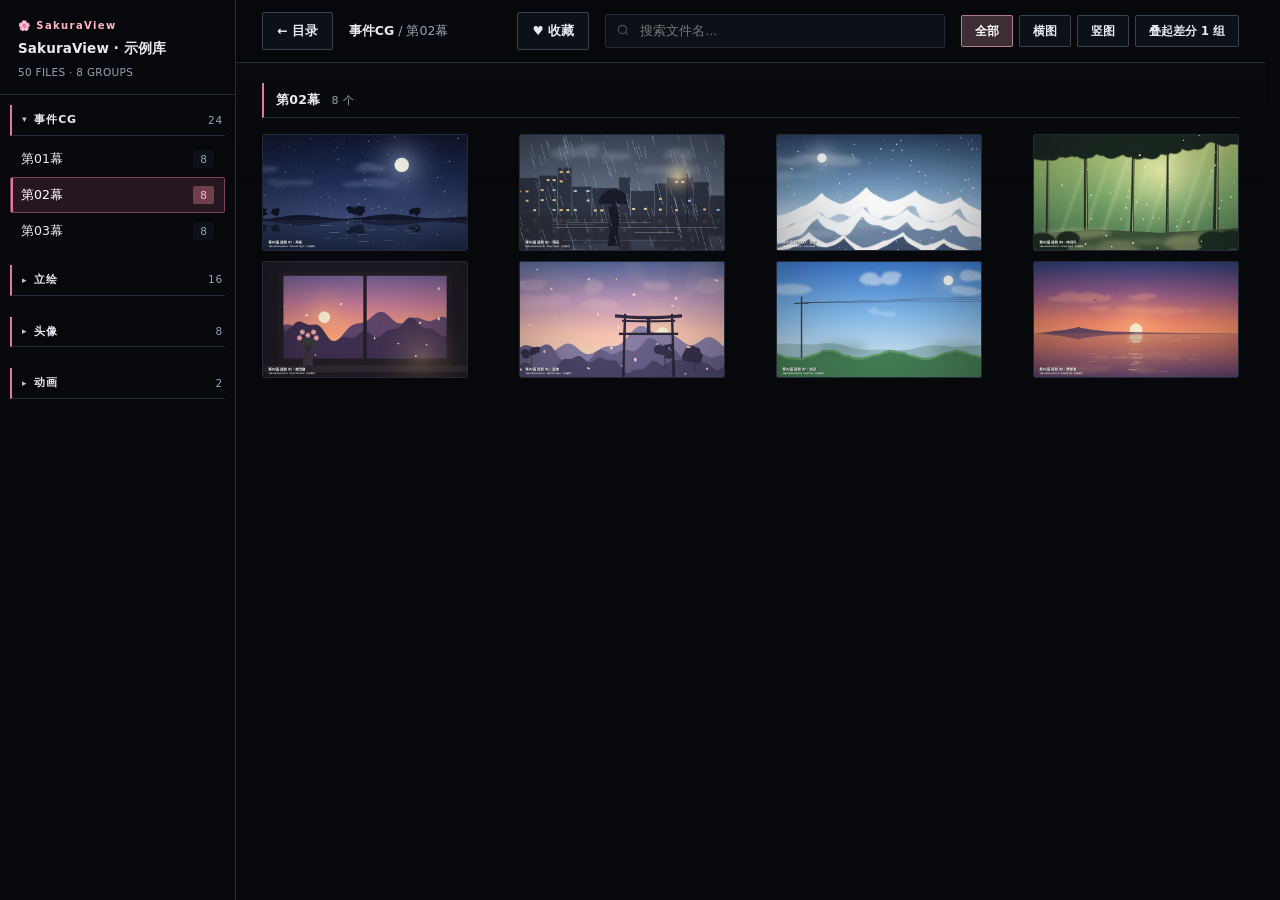
<file: demo/CG/p02.html>
<!DOCTYPE html><html lang="zh-CN"><head><meta charset="utf-8">
<meta name="viewport" content="width=device-width,initial-scale=1">
<title>SakuraView · 示例库 · 第02幕 · SakuraView</title><link rel="stylesheet" href="assets/style.css?v=df856dba"></head><body>
<aside>
  <div class="brand"><div class="mark">&#127800; SakuraView</div><h1>SakuraView · 示例库</h1><p>50 FILES · 8 GROUPS</p></div>
  <div class="snav" id="navbox"></div>
</aside>
<div id="mainWrap">
<div class="navbar">
  <a class="back" href="index.html">&#8592; 目录</a>
  <div class="crumb"><b>事件CG</b> / 第02幕</div>
  <div class="spacer"></div>
  <a class="back" href="fav.html">&#9829; 收藏</a>
  <div class="search">
    <svg width="14" height="14" viewBox="0 0 24 24" fill="none" stroke="var(--muted)" stroke-width="2">
      <circle cx="11" cy="11" r="7"/><path d="M20 20l-3.5-3.5"/></svg>
    <input id="q" placeholder="搜索文件名…" autocomplete="off" spellcheck="false">
  </div>
<div class="chips" id="orientChips"><a class="chip on" data-o="">全部</a><a class="chip" data-o="l">横图</a><a class="chip" data-o="p">竖图</a><a class="chip" id="dupChip" title="默认把同一场景的差分叠成一张；点这里展开成平铺">叠起差分 1 组</a></div>
</div>
<div class="wrap"><div class="cat-title" style="margin-bottom:16px">第02幕 <em>8 个</em></div><div class="masonry" id="grid"></div></div>
</div>
<div class="vlb" id="vlb">
  <video id="vPlayer" playsinline></video>
  <div class="vtitle" id="vName"></div>
  <div class="vmenu" id="vMenu"></div>
  <div class="vsprite" id="vSprite"><i id="vSpriteT"></i></div>
  <div class="vui">
    <div class="vbarwrap" id="vBarWrap"><div class="vbar" id="vBar"></div></div>
    <div class="vrow">
      <button class="vi" id="vPrev" title="上一个">&#9198;</button>
      <button class="vi" id="vPlay" title="播放" aria-label="播放 / 暂停"><svg class="ic ic-play" viewBox="0 0 24 24" aria-hidden="true"><path d="M8 5.2v13.6L19 12z"/></svg><svg class="ic ic-pause" viewBox="0 0 24 24" aria-hidden="true"><rect x="6.6" y="5.2" width="3.8" height="13.6" rx="1.1"/><rect x="13.6" y="5.2" width="3.8" height="13.6" rx="1.1"/></svg></button>
      <button class="vi" id="vNext" title="下一个">&#9197;</button>
      <span class="vtime" id="vTime">0:00 / 0:00</span>
      <div class="vspacer"></div>
      <button class="vi vrate" id="vRate" title="播放速度">1x</button>
      <button class="vi" id="vPlayMode" title="连播/循环：关（点击开启连播）">单集</button>
      <span class="vvol" id="vVolWrap">
        <span class="vvic" id="vVolIcon" aria-hidden="true">&#128266;</span>
        <input id="vVol" type="range" min="0" max="100" step="1" value="100" aria-label="音量">
      </span>
      <button class="vi" id="vShot" title="截图当前画面（PNG）">&#128247;</button>
      <button class="vi" id="vPip" title="画中画">&#10697;</button>
      <button class="vi" id="vFull" title="全屏">&#9974;</button>
      <button class="vi" id="vClose" title="关闭">&#10005;</button>
    </div>
  </div>
</div>
<div class="lb" id="lb">
  <div class="lb-bar"><b id="lbName"></b><span id="lbIdx"></span></div>
  <img id="lbImg" alt="">
  <div class="lb-acts">
    <button class="lb-act" id="lbFav">&#9825; 收藏</button>
    <button class="lb-act" id="lbRot" title="旋转 90°（R）">&#8635; 旋转</button>
    <span class="lbspd">
      <button class="lb-act" id="lbPlay" title="幻灯片放映（空格）">&#9654; 幻灯</button>
      <button class="lb-act lbcaret" id="lbSpd" title="放映速率"><span id="lbSpdMs">16ms</span> ▾</button>
    </span>
    <button class="lb-act" id="lbNote">&#128172; 备注</button>
  </div>
      <div class="spdmenu" id="spdMenu"></div>
  <button class="lb-btn lb-prev" id="lbPrev">&#8249;</button>
  <button class="lb-btn lb-next" id="lbNext">&#8250;</button>
  <button class="lb-close" id="lbClose">&#10005;</button>
</div>
<div class="selband" id="selBand"></div>
<div class="selbar" id="selBar">
  <b><span id="selN">0</span> 已选</b>
  <button id="selAll" title="选中当前筛选结果里的全部">全选</button>
  <button class="primary" id="selFav">&#9829; 收藏</button>
  <input id="selTag" placeholder="标签（空格分隔）" maxlength="80">
  <button id="selTagApply">加标签</button>
  <button id="selClear">清空</button>
</div>
<div class="modal" id="shotTip"><div class="modal-box">
  <h3>&#128247; 截图在 file:// 下用不了</h3>
  <p class="tip-p">浏览器把本地视频当成<b>跨源资源</b>，禁止把画面导出成图片（控制台会报
  <code>Tainted canvases may not be exported</code>）。这是安全策略，不是文件坏了，也不是按钮没接上。</p>
  <p class="tip-p">想用截图：在工具包目录跑一次 <code>python serve_site.py</code>，按提示用
  <code>http://127.0.0.1:8765/…</code> 打开图库——截图、画中画、播放位置记忆都会正常。</p>
  <div class="modal-acts"><button class="primary" id="shotTipOk">知道了</button></div>
</div></div>
<div class="modal" id="noteModal"><div class="modal-box">
  <h3>&#128172; 备注</h3>
  <img class="modal-thumb" id="modalThumb" alt="">
  <textarea id="noteInput" placeholder="给这张图写点什么…（最多 200 字）" maxlength="200"></textarea>
  <input id="tagInput" placeholder="标签（空格分隔，最多 8 个，如：名场面 海边）" maxlength="120">  <div class="modal-acts">
    <button class="danger" id="noteDel">删除</button>
    <button id="noteCancel">取消</button>
    <button class="primary" id="noteSave">保存</button>
  </div>
</div></div>
<div class="dupPanel" id="dupPanel"><div class="dp-box">
  <h4><span id="dpTitle">差分速览</span><span class="dp-close" id="dpClose">&#215;</span></h4>
  <div class="dp-sub" id="dpSub"></div>
  <div class="dp-grid" id="dpGrid"></div>
</div></div>
<script src="assets/nav.js?v=9c50f351"></script>
<script>window.PAGE={"items":[["事件CG/第02幕/demo_c02_01.jpg",1280,720,0],["事件CG/第02幕/demo_c02_02.jpg",1280,720,0],["事件CG/第02幕/demo_c02_03.jpg",1280,720,0],["事件CG/第02幕/demo_c02_04.jpg",1280,720,0],["事件CG/第02幕/demo_c02_05.jpg",1280,720,0],["事件CG/第02幕/demo_c02_06.jpg",1280,720,0],["事件CG/第02幕/demo_c02_07.jpg",1280,720,0],["事件CG/第02幕/demo_c02_08.jpg",1280,720,0]]};</script>
<script src="assets/app.js?v=49ddf31b"></script>
</body></html>
</file>
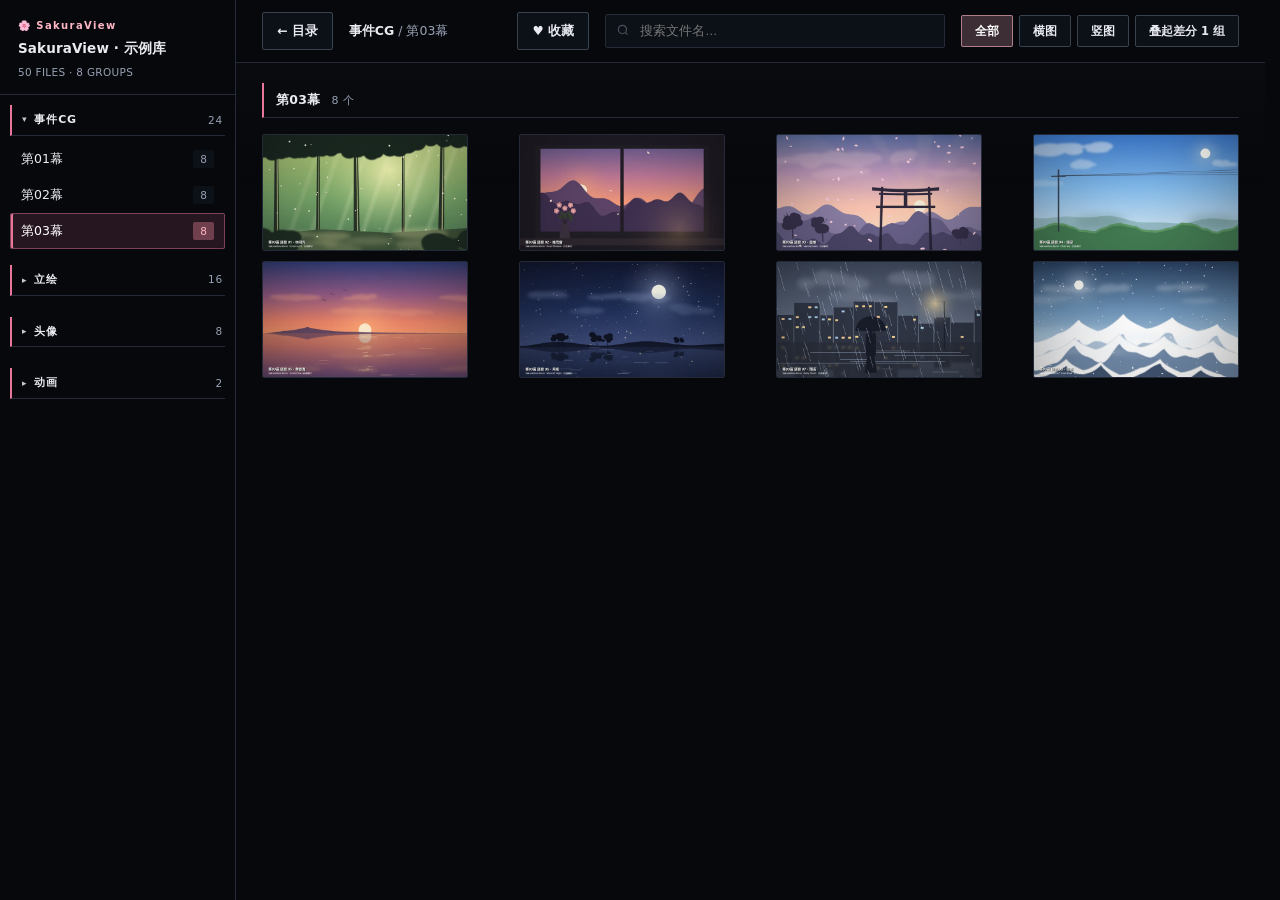
<file: demo/CG/p03.html>
<!DOCTYPE html><html lang="zh-CN"><head><meta charset="utf-8">
<meta name="viewport" content="width=device-width,initial-scale=1">
<title>SakuraView · 示例库 · 第03幕 · SakuraView</title><link rel="stylesheet" href="assets/style.css?v=df856dba"></head><body>
<aside>
  <div class="brand"><div class="mark">&#127800; SakuraView</div><h1>SakuraView · 示例库</h1><p>50 FILES · 8 GROUPS</p></div>
  <div class="snav" id="navbox"></div>
</aside>
<div id="mainWrap">
<div class="navbar">
  <a class="back" href="index.html">&#8592; 目录</a>
  <div class="crumb"><b>事件CG</b> / 第03幕</div>
  <div class="spacer"></div>
  <a class="back" href="fav.html">&#9829; 收藏</a>
  <div class="search">
    <svg width="14" height="14" viewBox="0 0 24 24" fill="none" stroke="var(--muted)" stroke-width="2">
      <circle cx="11" cy="11" r="7"/><path d="M20 20l-3.5-3.5"/></svg>
    <input id="q" placeholder="搜索文件名…" autocomplete="off" spellcheck="false">
  </div>
<div class="chips" id="orientChips"><a class="chip on" data-o="">全部</a><a class="chip" data-o="l">横图</a><a class="chip" data-o="p">竖图</a><a class="chip" id="dupChip" title="默认把同一场景的差分叠成一张；点这里展开成平铺">叠起差分 1 组</a></div>
</div>
<div class="wrap"><div class="cat-title" style="margin-bottom:16px">第03幕 <em>8 个</em></div><div class="masonry" id="grid"></div></div>
</div>
<div class="vlb" id="vlb">
  <video id="vPlayer" playsinline></video>
  <div class="vtitle" id="vName"></div>
  <div class="vmenu" id="vMenu"></div>
  <div class="vsprite" id="vSprite"><i id="vSpriteT"></i></div>
  <div class="vui">
    <div class="vbarwrap" id="vBarWrap"><div class="vbar" id="vBar"></div></div>
    <div class="vrow">
      <button class="vi" id="vPrev" title="上一个">&#9198;</button>
      <button class="vi" id="vPlay" title="播放" aria-label="播放 / 暂停"><svg class="ic ic-play" viewBox="0 0 24 24" aria-hidden="true"><path d="M8 5.2v13.6L19 12z"/></svg><svg class="ic ic-pause" viewBox="0 0 24 24" aria-hidden="true"><rect x="6.6" y="5.2" width="3.8" height="13.6" rx="1.1"/><rect x="13.6" y="5.2" width="3.8" height="13.6" rx="1.1"/></svg></button>
      <button class="vi" id="vNext" title="下一个">&#9197;</button>
      <span class="vtime" id="vTime">0:00 / 0:00</span>
      <div class="vspacer"></div>
      <button class="vi vrate" id="vRate" title="播放速度">1x</button>
      <button class="vi" id="vPlayMode" title="连播/循环：关（点击开启连播）">单集</button>
      <span class="vvol" id="vVolWrap">
        <span class="vvic" id="vVolIcon" aria-hidden="true">&#128266;</span>
        <input id="vVol" type="range" min="0" max="100" step="1" value="100" aria-label="音量">
      </span>
      <button class="vi" id="vShot" title="截图当前画面（PNG）">&#128247;</button>
      <button class="vi" id="vPip" title="画中画">&#10697;</button>
      <button class="vi" id="vFull" title="全屏">&#9974;</button>
      <button class="vi" id="vClose" title="关闭">&#10005;</button>
    </div>
  </div>
</div>
<div class="lb" id="lb">
  <div class="lb-bar"><b id="lbName"></b><span id="lbIdx"></span></div>
  <img id="lbImg" alt="">
  <div class="lb-acts">
    <button class="lb-act" id="lbFav">&#9825; 收藏</button>
    <button class="lb-act" id="lbRot" title="旋转 90°（R）">&#8635; 旋转</button>
    <span class="lbspd">
      <button class="lb-act" id="lbPlay" title="幻灯片放映（空格）">&#9654; 幻灯</button>
      <button class="lb-act lbcaret" id="lbSpd" title="放映速率"><span id="lbSpdMs">16ms</span> ▾</button>
    </span>
    <button class="lb-act" id="lbNote">&#128172; 备注</button>
  </div>
      <div class="spdmenu" id="spdMenu"></div>
  <button class="lb-btn lb-prev" id="lbPrev">&#8249;</button>
  <button class="lb-btn lb-next" id="lbNext">&#8250;</button>
  <button class="lb-close" id="lbClose">&#10005;</button>
</div>
<div class="selband" id="selBand"></div>
<div class="selbar" id="selBar">
  <b><span id="selN">0</span> 已选</b>
  <button id="selAll" title="选中当前筛选结果里的全部">全选</button>
  <button class="primary" id="selFav">&#9829; 收藏</button>
  <input id="selTag" placeholder="标签（空格分隔）" maxlength="80">
  <button id="selTagApply">加标签</button>
  <button id="selClear">清空</button>
</div>
<div class="modal" id="shotTip"><div class="modal-box">
  <h3>&#128247; 截图在 file:// 下用不了</h3>
  <p class="tip-p">浏览器把本地视频当成<b>跨源资源</b>，禁止把画面导出成图片（控制台会报
  <code>Tainted canvases may not be exported</code>）。这是安全策略，不是文件坏了，也不是按钮没接上。</p>
  <p class="tip-p">想用截图：在工具包目录跑一次 <code>python serve_site.py</code>，按提示用
  <code>http://127.0.0.1:8765/…</code> 打开图库——截图、画中画、播放位置记忆都会正常。</p>
  <div class="modal-acts"><button class="primary" id="shotTipOk">知道了</button></div>
</div></div>
<div class="modal" id="noteModal"><div class="modal-box">
  <h3>&#128172; 备注</h3>
  <img class="modal-thumb" id="modalThumb" alt="">
  <textarea id="noteInput" placeholder="给这张图写点什么…（最多 200 字）" maxlength="200"></textarea>
  <input id="tagInput" placeholder="标签（空格分隔，最多 8 个，如：名场面 海边）" maxlength="120">  <div class="modal-acts">
    <button class="danger" id="noteDel">删除</button>
    <button id="noteCancel">取消</button>
    <button class="primary" id="noteSave">保存</button>
  </div>
</div></div>
<div class="dupPanel" id="dupPanel"><div class="dp-box">
  <h4><span id="dpTitle">差分速览</span><span class="dp-close" id="dpClose">&#215;</span></h4>
  <div class="dp-sub" id="dpSub"></div>
  <div class="dp-grid" id="dpGrid"></div>
</div></div>
<script src="assets/nav.js?v=9c50f351"></script>
<script>window.PAGE={"items":[["事件CG/第03幕/demo_c03_01.jpg",1280,720,0],["事件CG/第03幕/demo_c03_02.jpg",1280,720,0],["事件CG/第03幕/demo_c03_03.jpg",1280,720,0],["事件CG/第03幕/demo_c03_04.jpg",1280,720,0],["事件CG/第03幕/demo_c03_05.jpg",1280,720,0],["事件CG/第03幕/demo_c03_06.jpg",1280,720,0],["事件CG/第03幕/demo_c03_07.jpg",1280,720,0],["事件CG/第03幕/demo_c03_08.jpg",1280,720,0]]};</script>
<script src="assets/app.js?v=49ddf31b"></script>
</body></html>
</file>
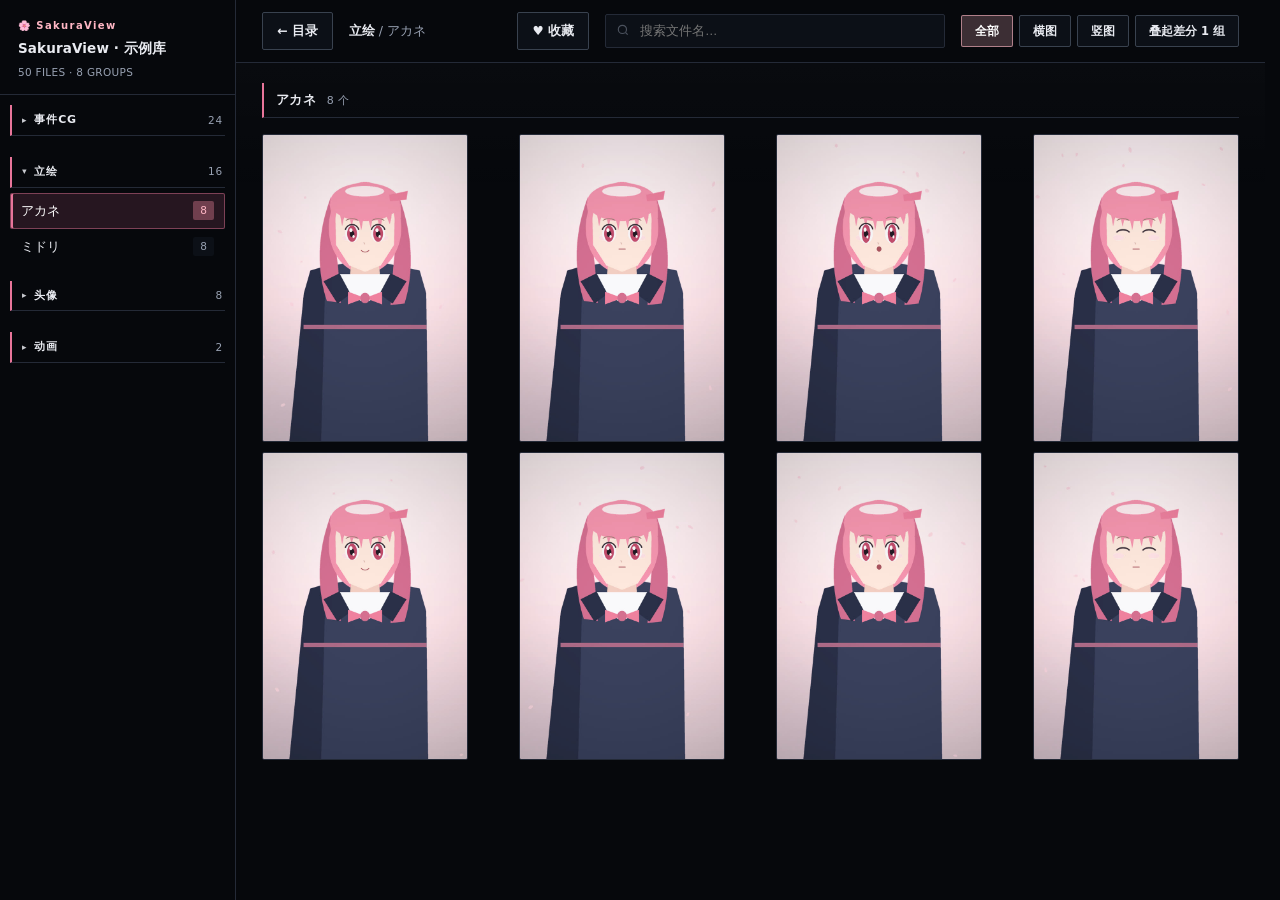
<file: demo/CG/p04.html>
<!DOCTYPE html><html lang="zh-CN"><head><meta charset="utf-8">
<meta name="viewport" content="width=device-width,initial-scale=1">
<title>SakuraView · 示例库 · アカネ · SakuraView</title><link rel="stylesheet" href="assets/style.css?v=df856dba"></head><body>
<aside>
  <div class="brand"><div class="mark">&#127800; SakuraView</div><h1>SakuraView · 示例库</h1><p>50 FILES · 8 GROUPS</p></div>
  <div class="snav" id="navbox"></div>
</aside>
<div id="mainWrap">
<div class="navbar">
  <a class="back" href="index.html">&#8592; 目录</a>
  <div class="crumb"><b>立绘</b> / アカネ</div>
  <div class="spacer"></div>
  <a class="back" href="fav.html">&#9829; 收藏</a>
  <div class="search">
    <svg width="14" height="14" viewBox="0 0 24 24" fill="none" stroke="var(--muted)" stroke-width="2">
      <circle cx="11" cy="11" r="7"/><path d="M20 20l-3.5-3.5"/></svg>
    <input id="q" placeholder="搜索文件名…" autocomplete="off" spellcheck="false">
  </div>
<div class="chips" id="orientChips"><a class="chip on" data-o="">全部</a><a class="chip" data-o="l">横图</a><a class="chip" data-o="p">竖图</a><a class="chip" id="dupChip" title="默认把同一场景的差分叠成一张；点这里展开成平铺">叠起差分 1 组</a></div>
</div>
<div class="wrap"><div class="cat-title" style="margin-bottom:16px">アカネ <em>8 个</em></div><div class="masonry" id="grid"></div></div>
</div>
<div class="vlb" id="vlb">
  <video id="vPlayer" playsinline></video>
  <div class="vtitle" id="vName"></div>
  <div class="vmenu" id="vMenu"></div>
  <div class="vsprite" id="vSprite"><i id="vSpriteT"></i></div>
  <div class="vui">
    <div class="vbarwrap" id="vBarWrap"><div class="vbar" id="vBar"></div></div>
    <div class="vrow">
      <button class="vi" id="vPrev" title="上一个">&#9198;</button>
      <button class="vi" id="vPlay" title="播放" aria-label="播放 / 暂停"><svg class="ic ic-play" viewBox="0 0 24 24" aria-hidden="true"><path d="M8 5.2v13.6L19 12z"/></svg><svg class="ic ic-pause" viewBox="0 0 24 24" aria-hidden="true"><rect x="6.6" y="5.2" width="3.8" height="13.6" rx="1.1"/><rect x="13.6" y="5.2" width="3.8" height="13.6" rx="1.1"/></svg></button>
      <button class="vi" id="vNext" title="下一个">&#9197;</button>
      <span class="vtime" id="vTime">0:00 / 0:00</span>
      <div class="vspacer"></div>
      <button class="vi vrate" id="vRate" title="播放速度">1x</button>
      <button class="vi" id="vPlayMode" title="连播/循环：关（点击开启连播）">单集</button>
      <span class="vvol" id="vVolWrap">
        <span class="vvic" id="vVolIcon" aria-hidden="true">&#128266;</span>
        <input id="vVol" type="range" min="0" max="100" step="1" value="100" aria-label="音量">
      </span>
      <button class="vi" id="vShot" title="截图当前画面（PNG）">&#128247;</button>
      <button class="vi" id="vPip" title="画中画">&#10697;</button>
      <button class="vi" id="vFull" title="全屏">&#9974;</button>
      <button class="vi" id="vClose" title="关闭">&#10005;</button>
    </div>
  </div>
</div>
<div class="lb" id="lb">
  <div class="lb-bar"><b id="lbName"></b><span id="lbIdx"></span></div>
  <img id="lbImg" alt="">
  <div class="lb-acts">
    <button class="lb-act" id="lbFav">&#9825; 收藏</button>
    <button class="lb-act" id="lbRot" title="旋转 90°（R）">&#8635; 旋转</button>
    <span class="lbspd">
      <button class="lb-act" id="lbPlay" title="幻灯片放映（空格）">&#9654; 幻灯</button>
      <button class="lb-act lbcaret" id="lbSpd" title="放映速率"><span id="lbSpdMs">16ms</span> ▾</button>
    </span>
    <button class="lb-act" id="lbNote">&#128172; 备注</button>
  </div>
      <div class="spdmenu" id="spdMenu"></div>
  <button class="lb-btn lb-prev" id="lbPrev">&#8249;</button>
  <button class="lb-btn lb-next" id="lbNext">&#8250;</button>
  <button class="lb-close" id="lbClose">&#10005;</button>
</div>
<div class="selband" id="selBand"></div>
<div class="selbar" id="selBar">
  <b><span id="selN">0</span> 已选</b>
  <button id="selAll" title="选中当前筛选结果里的全部">全选</button>
  <button class="primary" id="selFav">&#9829; 收藏</button>
  <input id="selTag" placeholder="标签（空格分隔）" maxlength="80">
  <button id="selTagApply">加标签</button>
  <button id="selClear">清空</button>
</div>
<div class="modal" id="shotTip"><div class="modal-box">
  <h3>&#128247; 截图在 file:// 下用不了</h3>
  <p class="tip-p">浏览器把本地视频当成<b>跨源资源</b>，禁止把画面导出成图片（控制台会报
  <code>Tainted canvases may not be exported</code>）。这是安全策略，不是文件坏了，也不是按钮没接上。</p>
  <p class="tip-p">想用截图：在工具包目录跑一次 <code>python serve_site.py</code>，按提示用
  <code>http://127.0.0.1:8765/…</code> 打开图库——截图、画中画、播放位置记忆都会正常。</p>
  <div class="modal-acts"><button class="primary" id="shotTipOk">知道了</button></div>
</div></div>
<div class="modal" id="noteModal"><div class="modal-box">
  <h3>&#128172; 备注</h3>
  <img class="modal-thumb" id="modalThumb" alt="">
  <textarea id="noteInput" placeholder="给这张图写点什么…（最多 200 字）" maxlength="200"></textarea>
  <input id="tagInput" placeholder="标签（空格分隔，最多 8 个，如：名场面 海边）" maxlength="120">  <div class="modal-acts">
    <button class="danger" id="noteDel">删除</button>
    <button id="noteCancel">取消</button>
    <button class="primary" id="noteSave">保存</button>
  </div>
</div></div>
<div class="dupPanel" id="dupPanel"><div class="dp-box">
  <h4><span id="dpTitle">差分速览</span><span class="dp-close" id="dpClose">&#215;</span></h4>
  <div class="dp-sub" id="dpSub"></div>
  <div class="dp-grid" id="dpGrid"></div>
</div></div>
<script src="assets/nav.js?v=9c50f351"></script>
<script>window.PAGE={"items":[["立绘/アカネ/アカネ_制服_01.jpg",720,1080,0],["立绘/アカネ/アカネ_制服_02.jpg",720,1080,0],["立绘/アカネ/アカネ_制服_03.jpg",720,1080,0],["立绘/アカネ/アカネ_制服_04.jpg",720,1080,0],["立绘/アカネ/アカネ_制服_05.jpg",720,1080,0],["立绘/アカネ/アカネ_制服_06.jpg",720,1080,0],["立绘/アカネ/アカネ_制服_07.jpg",720,1080,0],["立绘/アカネ/アカネ_制服_08.jpg",720,1080,0]]};</script>
<script src="assets/app.js?v=49ddf31b"></script>
</body></html>
</file>
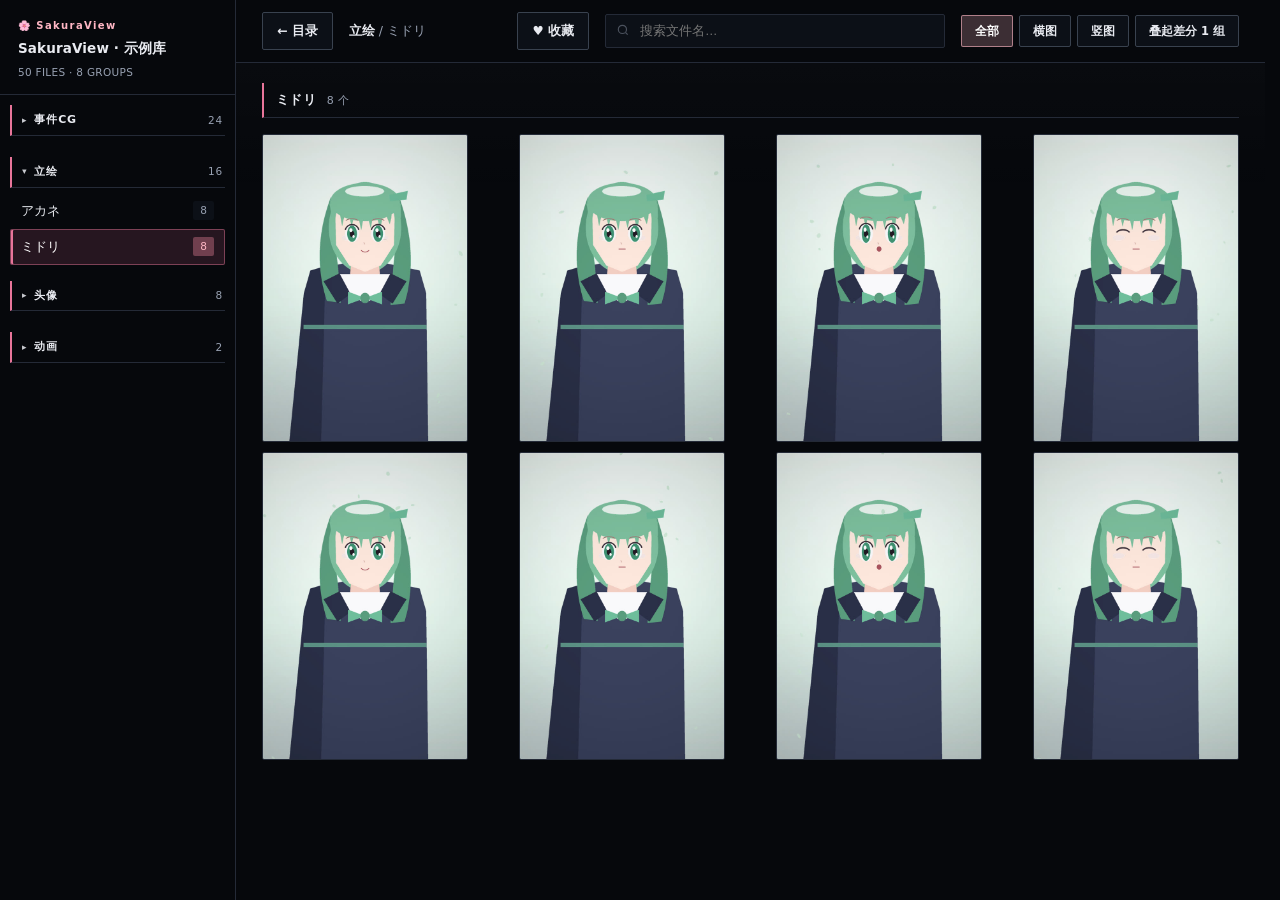
<file: demo/CG/p05.html>
<!DOCTYPE html><html lang="zh-CN"><head><meta charset="utf-8">
<meta name="viewport" content="width=device-width,initial-scale=1">
<title>SakuraView · 示例库 · ミドリ · SakuraView</title><link rel="stylesheet" href="assets/style.css?v=df856dba"></head><body>
<aside>
  <div class="brand"><div class="mark">&#127800; SakuraView</div><h1>SakuraView · 示例库</h1><p>50 FILES · 8 GROUPS</p></div>
  <div class="snav" id="navbox"></div>
</aside>
<div id="mainWrap">
<div class="navbar">
  <a class="back" href="index.html">&#8592; 目录</a>
  <div class="crumb"><b>立绘</b> / ミドリ</div>
  <div class="spacer"></div>
  <a class="back" href="fav.html">&#9829; 收藏</a>
  <div class="search">
    <svg width="14" height="14" viewBox="0 0 24 24" fill="none" stroke="var(--muted)" stroke-width="2">
      <circle cx="11" cy="11" r="7"/><path d="M20 20l-3.5-3.5"/></svg>
    <input id="q" placeholder="搜索文件名…" autocomplete="off" spellcheck="false">
  </div>
<div class="chips" id="orientChips"><a class="chip on" data-o="">全部</a><a class="chip" data-o="l">横图</a><a class="chip" data-o="p">竖图</a><a class="chip" id="dupChip" title="默认把同一场景的差分叠成一张；点这里展开成平铺">叠起差分 1 组</a></div>
</div>
<div class="wrap"><div class="cat-title" style="margin-bottom:16px">ミドリ <em>8 个</em></div><div class="masonry" id="grid"></div></div>
</div>
<div class="vlb" id="vlb">
  <video id="vPlayer" playsinline></video>
  <div class="vtitle" id="vName"></div>
  <div class="vmenu" id="vMenu"></div>
  <div class="vsprite" id="vSprite"><i id="vSpriteT"></i></div>
  <div class="vui">
    <div class="vbarwrap" id="vBarWrap"><div class="vbar" id="vBar"></div></div>
    <div class="vrow">
      <button class="vi" id="vPrev" title="上一个">&#9198;</button>
      <button class="vi" id="vPlay" title="播放" aria-label="播放 / 暂停"><svg class="ic ic-play" viewBox="0 0 24 24" aria-hidden="true"><path d="M8 5.2v13.6L19 12z"/></svg><svg class="ic ic-pause" viewBox="0 0 24 24" aria-hidden="true"><rect x="6.6" y="5.2" width="3.8" height="13.6" rx="1.1"/><rect x="13.6" y="5.2" width="3.8" height="13.6" rx="1.1"/></svg></button>
      <button class="vi" id="vNext" title="下一个">&#9197;</button>
      <span class="vtime" id="vTime">0:00 / 0:00</span>
      <div class="vspacer"></div>
      <button class="vi vrate" id="vRate" title="播放速度">1x</button>
      <button class="vi" id="vPlayMode" title="连播/循环：关（点击开启连播）">单集</button>
      <span class="vvol" id="vVolWrap">
        <span class="vvic" id="vVolIcon" aria-hidden="true">&#128266;</span>
        <input id="vVol" type="range" min="0" max="100" step="1" value="100" aria-label="音量">
      </span>
      <button class="vi" id="vShot" title="截图当前画面（PNG）">&#128247;</button>
      <button class="vi" id="vPip" title="画中画">&#10697;</button>
      <button class="vi" id="vFull" title="全屏">&#9974;</button>
      <button class="vi" id="vClose" title="关闭">&#10005;</button>
    </div>
  </div>
</div>
<div class="lb" id="lb">
  <div class="lb-bar"><b id="lbName"></b><span id="lbIdx"></span></div>
  <img id="lbImg" alt="">
  <div class="lb-acts">
    <button class="lb-act" id="lbFav">&#9825; 收藏</button>
    <button class="lb-act" id="lbRot" title="旋转 90°（R）">&#8635; 旋转</button>
    <span class="lbspd">
      <button class="lb-act" id="lbPlay" title="幻灯片放映（空格）">&#9654; 幻灯</button>
      <button class="lb-act lbcaret" id="lbSpd" title="放映速率"><span id="lbSpdMs">16ms</span> ▾</button>
    </span>
    <button class="lb-act" id="lbNote">&#128172; 备注</button>
  </div>
      <div class="spdmenu" id="spdMenu"></div>
  <button class="lb-btn lb-prev" id="lbPrev">&#8249;</button>
  <button class="lb-btn lb-next" id="lbNext">&#8250;</button>
  <button class="lb-close" id="lbClose">&#10005;</button>
</div>
<div class="selband" id="selBand"></div>
<div class="selbar" id="selBar">
  <b><span id="selN">0</span> 已选</b>
  <button id="selAll" title="选中当前筛选结果里的全部">全选</button>
  <button class="primary" id="selFav">&#9829; 收藏</button>
  <input id="selTag" placeholder="标签（空格分隔）" maxlength="80">
  <button id="selTagApply">加标签</button>
  <button id="selClear">清空</button>
</div>
<div class="modal" id="shotTip"><div class="modal-box">
  <h3>&#128247; 截图在 file:// 下用不了</h3>
  <p class="tip-p">浏览器把本地视频当成<b>跨源资源</b>，禁止把画面导出成图片（控制台会报
  <code>Tainted canvases may not be exported</code>）。这是安全策略，不是文件坏了，也不是按钮没接上。</p>
  <p class="tip-p">想用截图：在工具包目录跑一次 <code>python serve_site.py</code>，按提示用
  <code>http://127.0.0.1:8765/…</code> 打开图库——截图、画中画、播放位置记忆都会正常。</p>
  <div class="modal-acts"><button class="primary" id="shotTipOk">知道了</button></div>
</div></div>
<div class="modal" id="noteModal"><div class="modal-box">
  <h3>&#128172; 备注</h3>
  <img class="modal-thumb" id="modalThumb" alt="">
  <textarea id="noteInput" placeholder="给这张图写点什么…（最多 200 字）" maxlength="200"></textarea>
  <input id="tagInput" placeholder="标签（空格分隔，最多 8 个，如：名场面 海边）" maxlength="120">  <div class="modal-acts">
    <button class="danger" id="noteDel">删除</button>
    <button id="noteCancel">取消</button>
    <button class="primary" id="noteSave">保存</button>
  </div>
</div></div>
<div class="dupPanel" id="dupPanel"><div class="dp-box">
  <h4><span id="dpTitle">差分速览</span><span class="dp-close" id="dpClose">&#215;</span></h4>
  <div class="dp-sub" id="dpSub"></div>
  <div class="dp-grid" id="dpGrid"></div>
</div></div>
<script src="assets/nav.js?v=9c50f351"></script>
<script>window.PAGE={"items":[["立绘/ミドリ/ミドリ_制服_01.jpg",720,1080,0],["立绘/ミドリ/ミドリ_制服_02.jpg",720,1080,0],["立绘/ミドリ/ミドリ_制服_03.jpg",720,1080,0],["立绘/ミドリ/ミドリ_制服_04.jpg",720,1080,0],["立绘/ミドリ/ミドリ_制服_05.jpg",720,1080,0],["立绘/ミドリ/ミドリ_制服_06.jpg",720,1080,0],["立绘/ミドリ/ミドリ_制服_07.jpg",720,1080,0],["立绘/ミドリ/ミドリ_制服_08.jpg",720,1080,0]]};</script>
<script src="assets/app.js?v=49ddf31b"></script>
</body></html>
</file>
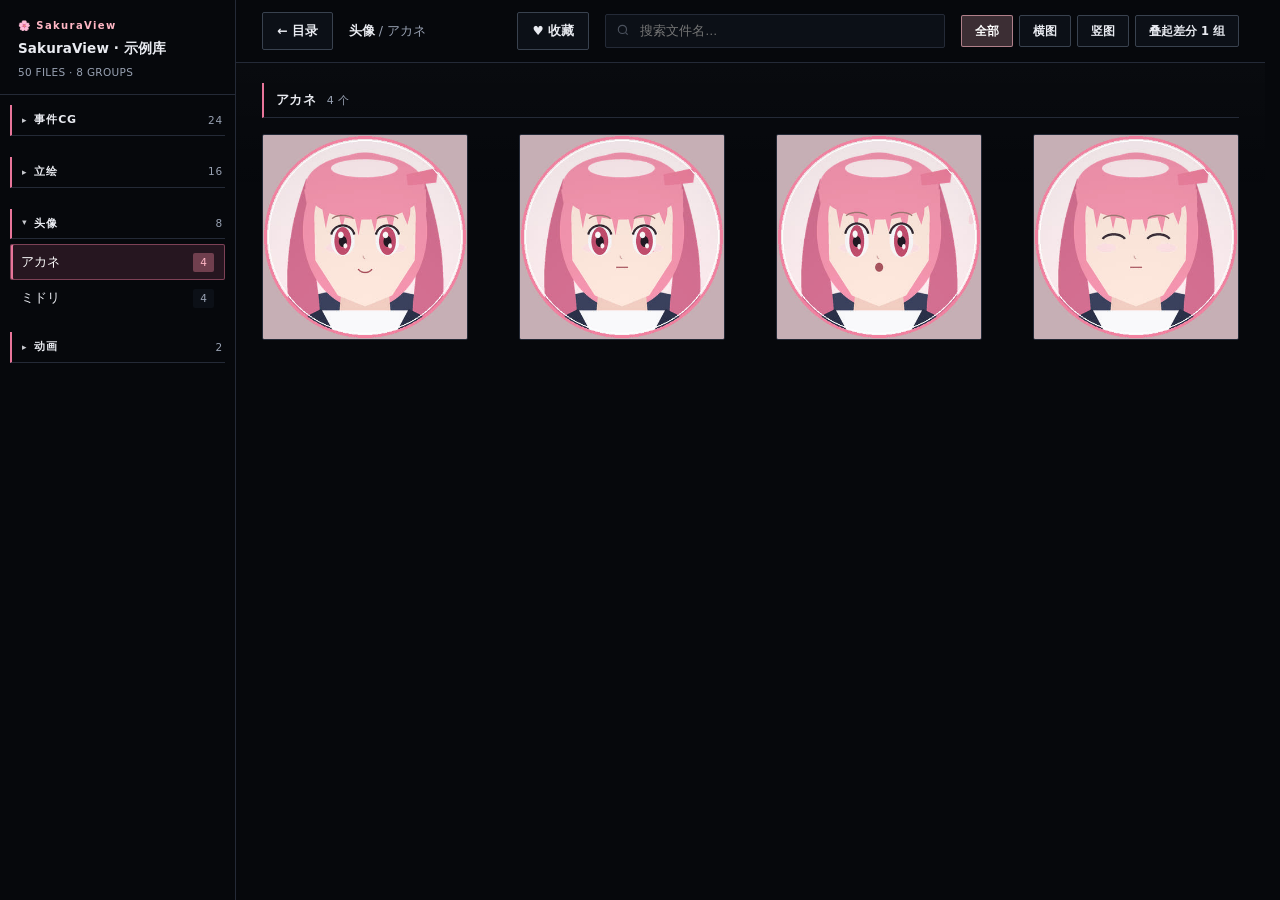
<file: demo/CG/p06.html>
<!DOCTYPE html><html lang="zh-CN"><head><meta charset="utf-8">
<meta name="viewport" content="width=device-width,initial-scale=1">
<title>SakuraView · 示例库 · アカネ · SakuraView</title><link rel="stylesheet" href="assets/style.css?v=df856dba"></head><body>
<aside>
  <div class="brand"><div class="mark">&#127800; SakuraView</div><h1>SakuraView · 示例库</h1><p>50 FILES · 8 GROUPS</p></div>
  <div class="snav" id="navbox"></div>
</aside>
<div id="mainWrap">
<div class="navbar">
  <a class="back" href="index.html">&#8592; 目录</a>
  <div class="crumb"><b>头像</b> / アカネ</div>
  <div class="spacer"></div>
  <a class="back" href="fav.html">&#9829; 收藏</a>
  <div class="search">
    <svg width="14" height="14" viewBox="0 0 24 24" fill="none" stroke="var(--muted)" stroke-width="2">
      <circle cx="11" cy="11" r="7"/><path d="M20 20l-3.5-3.5"/></svg>
    <input id="q" placeholder="搜索文件名…" autocomplete="off" spellcheck="false">
  </div>
<div class="chips" id="orientChips"><a class="chip on" data-o="">全部</a><a class="chip" data-o="l">横图</a><a class="chip" data-o="p">竖图</a><a class="chip" id="dupChip" title="默认把同一场景的差分叠成一张；点这里展开成平铺">叠起差分 1 组</a></div>
</div>
<div class="wrap"><div class="cat-title" style="margin-bottom:16px">アカネ <em>4 个</em></div><div class="masonry" id="grid"></div></div>
</div>
<div class="vlb" id="vlb">
  <video id="vPlayer" playsinline></video>
  <div class="vtitle" id="vName"></div>
  <div class="vmenu" id="vMenu"></div>
  <div class="vsprite" id="vSprite"><i id="vSpriteT"></i></div>
  <div class="vui">
    <div class="vbarwrap" id="vBarWrap"><div class="vbar" id="vBar"></div></div>
    <div class="vrow">
      <button class="vi" id="vPrev" title="上一个">&#9198;</button>
      <button class="vi" id="vPlay" title="播放" aria-label="播放 / 暂停"><svg class="ic ic-play" viewBox="0 0 24 24" aria-hidden="true"><path d="M8 5.2v13.6L19 12z"/></svg><svg class="ic ic-pause" viewBox="0 0 24 24" aria-hidden="true"><rect x="6.6" y="5.2" width="3.8" height="13.6" rx="1.1"/><rect x="13.6" y="5.2" width="3.8" height="13.6" rx="1.1"/></svg></button>
      <button class="vi" id="vNext" title="下一个">&#9197;</button>
      <span class="vtime" id="vTime">0:00 / 0:00</span>
      <div class="vspacer"></div>
      <button class="vi vrate" id="vRate" title="播放速度">1x</button>
      <button class="vi" id="vPlayMode" title="连播/循环：关（点击开启连播）">单集</button>
      <span class="vvol" id="vVolWrap">
        <span class="vvic" id="vVolIcon" aria-hidden="true">&#128266;</span>
        <input id="vVol" type="range" min="0" max="100" step="1" value="100" aria-label="音量">
      </span>
      <button class="vi" id="vShot" title="截图当前画面（PNG）">&#128247;</button>
      <button class="vi" id="vPip" title="画中画">&#10697;</button>
      <button class="vi" id="vFull" title="全屏">&#9974;</button>
      <button class="vi" id="vClose" title="关闭">&#10005;</button>
    </div>
  </div>
</div>
<div class="lb" id="lb">
  <div class="lb-bar"><b id="lbName"></b><span id="lbIdx"></span></div>
  <img id="lbImg" alt="">
  <div class="lb-acts">
    <button class="lb-act" id="lbFav">&#9825; 收藏</button>
    <button class="lb-act" id="lbRot" title="旋转 90°（R）">&#8635; 旋转</button>
    <span class="lbspd">
      <button class="lb-act" id="lbPlay" title="幻灯片放映（空格）">&#9654; 幻灯</button>
      <button class="lb-act lbcaret" id="lbSpd" title="放映速率"><span id="lbSpdMs">16ms</span> ▾</button>
    </span>
    <button class="lb-act" id="lbNote">&#128172; 备注</button>
  </div>
      <div class="spdmenu" id="spdMenu"></div>
  <button class="lb-btn lb-prev" id="lbPrev">&#8249;</button>
  <button class="lb-btn lb-next" id="lbNext">&#8250;</button>
  <button class="lb-close" id="lbClose">&#10005;</button>
</div>
<div class="selband" id="selBand"></div>
<div class="selbar" id="selBar">
  <b><span id="selN">0</span> 已选</b>
  <button id="selAll" title="选中当前筛选结果里的全部">全选</button>
  <button class="primary" id="selFav">&#9829; 收藏</button>
  <input id="selTag" placeholder="标签（空格分隔）" maxlength="80">
  <button id="selTagApply">加标签</button>
  <button id="selClear">清空</button>
</div>
<div class="modal" id="shotTip"><div class="modal-box">
  <h3>&#128247; 截图在 file:// 下用不了</h3>
  <p class="tip-p">浏览器把本地视频当成<b>跨源资源</b>，禁止把画面导出成图片（控制台会报
  <code>Tainted canvases may not be exported</code>）。这是安全策略，不是文件坏了，也不是按钮没接上。</p>
  <p class="tip-p">想用截图：在工具包目录跑一次 <code>python serve_site.py</code>，按提示用
  <code>http://127.0.0.1:8765/…</code> 打开图库——截图、画中画、播放位置记忆都会正常。</p>
  <div class="modal-acts"><button class="primary" id="shotTipOk">知道了</button></div>
</div></div>
<div class="modal" id="noteModal"><div class="modal-box">
  <h3>&#128172; 备注</h3>
  <img class="modal-thumb" id="modalThumb" alt="">
  <textarea id="noteInput" placeholder="给这张图写点什么…（最多 200 字）" maxlength="200"></textarea>
  <input id="tagInput" placeholder="标签（空格分隔，最多 8 个，如：名场面 海边）" maxlength="120">  <div class="modal-acts">
    <button class="danger" id="noteDel">删除</button>
    <button id="noteCancel">取消</button>
    <button class="primary" id="noteSave">保存</button>
  </div>
</div></div>
<div class="dupPanel" id="dupPanel"><div class="dp-box">
  <h4><span id="dpTitle">差分速览</span><span class="dp-close" id="dpClose">&#215;</span></h4>
  <div class="dp-sub" id="dpSub"></div>
  <div class="dp-grid" id="dpGrid"></div>
</div></div>
<script src="assets/nav.js?v=9c50f351"></script>
<script>window.PAGE={"items":[["头像/アカネ/アカネ_顔_01.png",360,360,0],["头像/アカネ/アカネ_顔_02.png",360,360,0],["头像/アカネ/アカネ_顔_03.png",360,360,0],["头像/アカネ/アカネ_顔_04.png",360,360,0]]};</script>
<script src="assets/app.js?v=49ddf31b"></script>
</body></html>
</file>
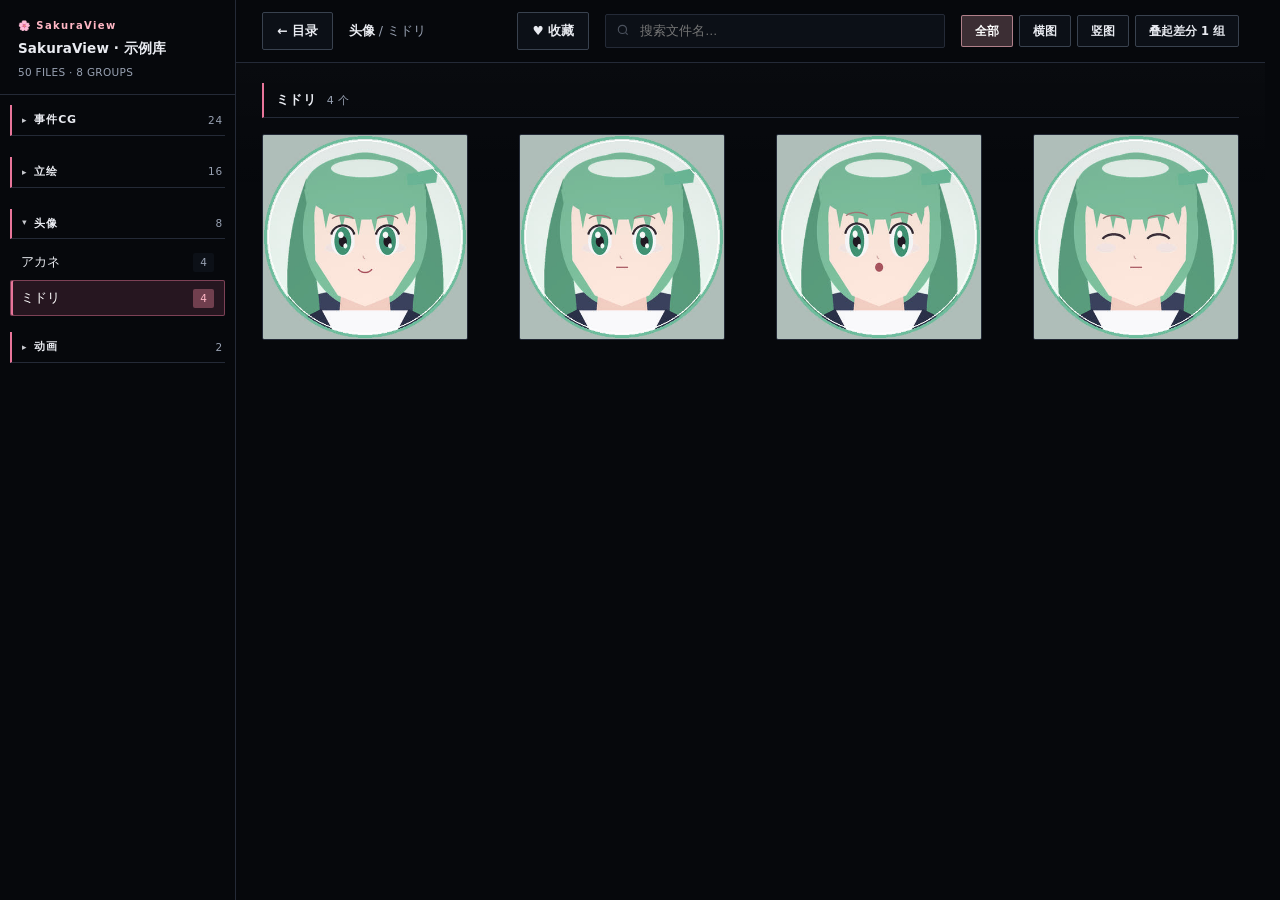
<file: demo/CG/p07.html>
<!DOCTYPE html><html lang="zh-CN"><head><meta charset="utf-8">
<meta name="viewport" content="width=device-width,initial-scale=1">
<title>SakuraView · 示例库 · ミドリ · SakuraView</title><link rel="stylesheet" href="assets/style.css?v=df856dba"></head><body>
<aside>
  <div class="brand"><div class="mark">&#127800; SakuraView</div><h1>SakuraView · 示例库</h1><p>50 FILES · 8 GROUPS</p></div>
  <div class="snav" id="navbox"></div>
</aside>
<div id="mainWrap">
<div class="navbar">
  <a class="back" href="index.html">&#8592; 目录</a>
  <div class="crumb"><b>头像</b> / ミドリ</div>
  <div class="spacer"></div>
  <a class="back" href="fav.html">&#9829; 收藏</a>
  <div class="search">
    <svg width="14" height="14" viewBox="0 0 24 24" fill="none" stroke="var(--muted)" stroke-width="2">
      <circle cx="11" cy="11" r="7"/><path d="M20 20l-3.5-3.5"/></svg>
    <input id="q" placeholder="搜索文件名…" autocomplete="off" spellcheck="false">
  </div>
<div class="chips" id="orientChips"><a class="chip on" data-o="">全部</a><a class="chip" data-o="l">横图</a><a class="chip" data-o="p">竖图</a><a class="chip" id="dupChip" title="默认把同一场景的差分叠成一张；点这里展开成平铺">叠起差分 1 组</a></div>
</div>
<div class="wrap"><div class="cat-title" style="margin-bottom:16px">ミドリ <em>4 个</em></div><div class="masonry" id="grid"></div></div>
</div>
<div class="vlb" id="vlb">
  <video id="vPlayer" playsinline></video>
  <div class="vtitle" id="vName"></div>
  <div class="vmenu" id="vMenu"></div>
  <div class="vsprite" id="vSprite"><i id="vSpriteT"></i></div>
  <div class="vui">
    <div class="vbarwrap" id="vBarWrap"><div class="vbar" id="vBar"></div></div>
    <div class="vrow">
      <button class="vi" id="vPrev" title="上一个">&#9198;</button>
      <button class="vi" id="vPlay" title="播放" aria-label="播放 / 暂停"><svg class="ic ic-play" viewBox="0 0 24 24" aria-hidden="true"><path d="M8 5.2v13.6L19 12z"/></svg><svg class="ic ic-pause" viewBox="0 0 24 24" aria-hidden="true"><rect x="6.6" y="5.2" width="3.8" height="13.6" rx="1.1"/><rect x="13.6" y="5.2" width="3.8" height="13.6" rx="1.1"/></svg></button>
      <button class="vi" id="vNext" title="下一个">&#9197;</button>
      <span class="vtime" id="vTime">0:00 / 0:00</span>
      <div class="vspacer"></div>
      <button class="vi vrate" id="vRate" title="播放速度">1x</button>
      <button class="vi" id="vPlayMode" title="连播/循环：关（点击开启连播）">单集</button>
      <span class="vvol" id="vVolWrap">
        <span class="vvic" id="vVolIcon" aria-hidden="true">&#128266;</span>
        <input id="vVol" type="range" min="0" max="100" step="1" value="100" aria-label="音量">
      </span>
      <button class="vi" id="vShot" title="截图当前画面（PNG）">&#128247;</button>
      <button class="vi" id="vPip" title="画中画">&#10697;</button>
      <button class="vi" id="vFull" title="全屏">&#9974;</button>
      <button class="vi" id="vClose" title="关闭">&#10005;</button>
    </div>
  </div>
</div>
<div class="lb" id="lb">
  <div class="lb-bar"><b id="lbName"></b><span id="lbIdx"></span></div>
  <img id="lbImg" alt="">
  <div class="lb-acts">
    <button class="lb-act" id="lbFav">&#9825; 收藏</button>
    <button class="lb-act" id="lbRot" title="旋转 90°（R）">&#8635; 旋转</button>
    <span class="lbspd">
      <button class="lb-act" id="lbPlay" title="幻灯片放映（空格）">&#9654; 幻灯</button>
      <button class="lb-act lbcaret" id="lbSpd" title="放映速率"><span id="lbSpdMs">16ms</span> ▾</button>
    </span>
    <button class="lb-act" id="lbNote">&#128172; 备注</button>
  </div>
      <div class="spdmenu" id="spdMenu"></div>
  <button class="lb-btn lb-prev" id="lbPrev">&#8249;</button>
  <button class="lb-btn lb-next" id="lbNext">&#8250;</button>
  <button class="lb-close" id="lbClose">&#10005;</button>
</div>
<div class="selband" id="selBand"></div>
<div class="selbar" id="selBar">
  <b><span id="selN">0</span> 已选</b>
  <button id="selAll" title="选中当前筛选结果里的全部">全选</button>
  <button class="primary" id="selFav">&#9829; 收藏</button>
  <input id="selTag" placeholder="标签（空格分隔）" maxlength="80">
  <button id="selTagApply">加标签</button>
  <button id="selClear">清空</button>
</div>
<div class="modal" id="shotTip"><div class="modal-box">
  <h3>&#128247; 截图在 file:// 下用不了</h3>
  <p class="tip-p">浏览器把本地视频当成<b>跨源资源</b>，禁止把画面导出成图片（控制台会报
  <code>Tainted canvases may not be exported</code>）。这是安全策略，不是文件坏了，也不是按钮没接上。</p>
  <p class="tip-p">想用截图：在工具包目录跑一次 <code>python serve_site.py</code>，按提示用
  <code>http://127.0.0.1:8765/…</code> 打开图库——截图、画中画、播放位置记忆都会正常。</p>
  <div class="modal-acts"><button class="primary" id="shotTipOk">知道了</button></div>
</div></div>
<div class="modal" id="noteModal"><div class="modal-box">
  <h3>&#128172; 备注</h3>
  <img class="modal-thumb" id="modalThumb" alt="">
  <textarea id="noteInput" placeholder="给这张图写点什么…（最多 200 字）" maxlength="200"></textarea>
  <input id="tagInput" placeholder="标签（空格分隔，最多 8 个，如：名场面 海边）" maxlength="120">  <div class="modal-acts">
    <button class="danger" id="noteDel">删除</button>
    <button id="noteCancel">取消</button>
    <button class="primary" id="noteSave">保存</button>
  </div>
</div></div>
<div class="dupPanel" id="dupPanel"><div class="dp-box">
  <h4><span id="dpTitle">差分速览</span><span class="dp-close" id="dpClose">&#215;</span></h4>
  <div class="dp-sub" id="dpSub"></div>
  <div class="dp-grid" id="dpGrid"></div>
</div></div>
<script src="assets/nav.js?v=9c50f351"></script>
<script>window.PAGE={"items":[["头像/ミドリ/ミドリ_顔_01.png",360,360,0],["头像/ミドリ/ミドリ_顔_02.png",360,360,0],["头像/ミドリ/ミドリ_顔_03.png",360,360,0],["头像/ミドリ/ミドリ_顔_04.png",360,360,0]]};</script>
<script src="assets/app.js?v=49ddf31b"></script>
</body></html>
</file>
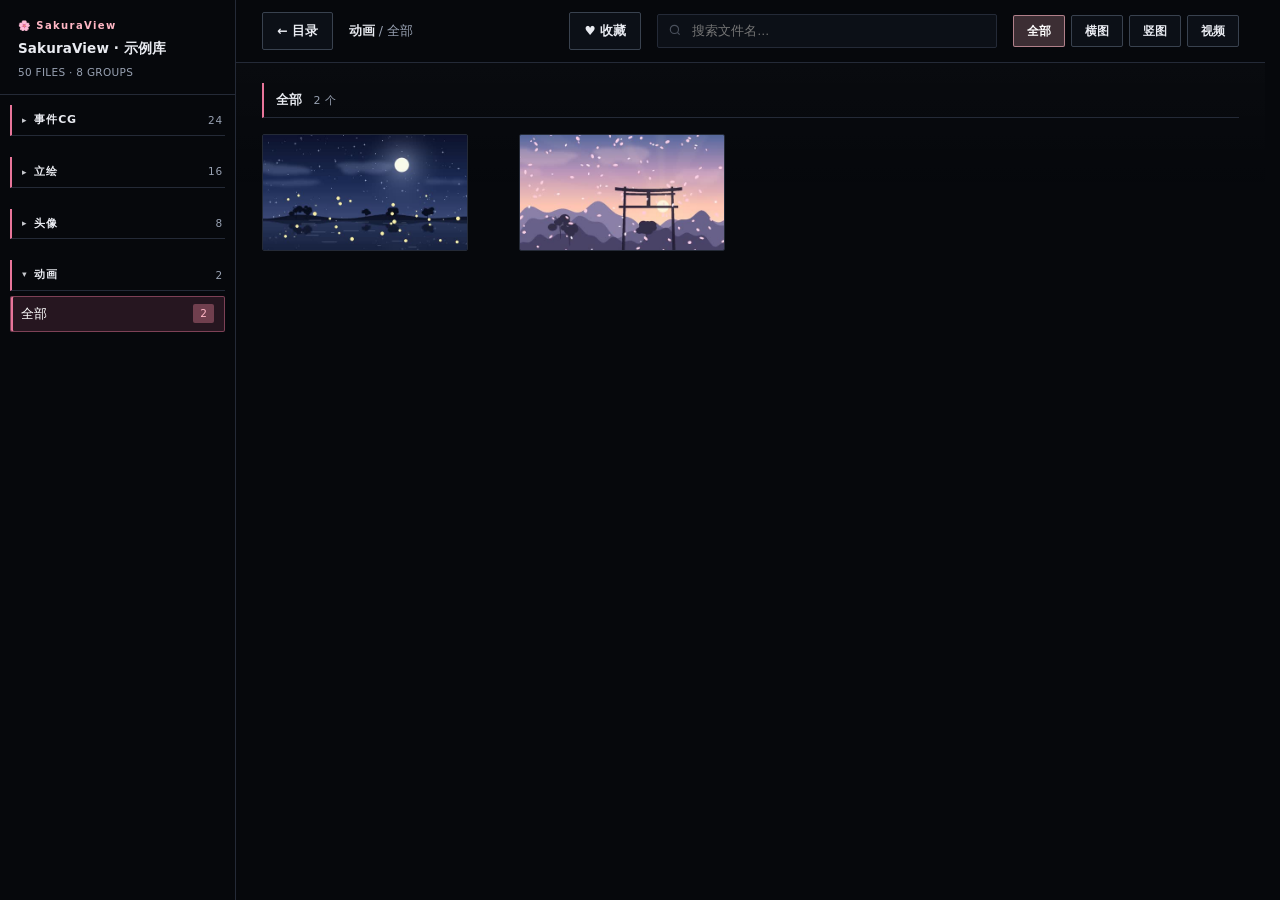
<file: demo/CG/p08.html>
<!DOCTYPE html><html lang="zh-CN"><head><meta charset="utf-8">
<meta name="viewport" content="width=device-width,initial-scale=1">
<title>SakuraView · 示例库 · 全部 · SakuraView</title><link rel="stylesheet" href="assets/style.css?v=df856dba"></head><body>
<aside>
  <div class="brand"><div class="mark">&#127800; SakuraView</div><h1>SakuraView · 示例库</h1><p>50 FILES · 8 GROUPS</p></div>
  <div class="snav" id="navbox"></div>
</aside>
<div id="mainWrap">
<div class="navbar">
  <a class="back" href="index.html">&#8592; 目录</a>
  <div class="crumb"><b>动画</b> / 全部</div>
  <div class="spacer"></div>
  <a class="back" href="fav.html">&#9829; 收藏</a>
  <div class="search">
    <svg width="14" height="14" viewBox="0 0 24 24" fill="none" stroke="var(--muted)" stroke-width="2">
      <circle cx="11" cy="11" r="7"/><path d="M20 20l-3.5-3.5"/></svg>
    <input id="q" placeholder="搜索文件名…" autocomplete="off" spellcheck="false">
  </div>
<div class="chips" id="orientChips"><a class="chip on" data-o="">全部</a><a class="chip" data-o="l">横图</a><a class="chip" data-o="p">竖图</a><a class="chip" data-o="v">视频</a></div>
</div>
<div class="wrap"><div class="cat-title" style="margin-bottom:16px">全部 <em>2 个</em></div><div class="masonry" id="grid"></div></div>
</div>
<div class="vlb" id="vlb">
  <video id="vPlayer" playsinline></video>
  <div class="vtitle" id="vName"></div>
  <div class="vmenu" id="vMenu"></div>
  <div class="vsprite" id="vSprite"><i id="vSpriteT"></i></div>
  <div class="vui">
    <div class="vbarwrap" id="vBarWrap"><div class="vbar" id="vBar"></div></div>
    <div class="vrow">
      <button class="vi" id="vPrev" title="上一个">&#9198;</button>
      <button class="vi" id="vPlay" title="播放" aria-label="播放 / 暂停"><svg class="ic ic-play" viewBox="0 0 24 24" aria-hidden="true"><path d="M8 5.2v13.6L19 12z"/></svg><svg class="ic ic-pause" viewBox="0 0 24 24" aria-hidden="true"><rect x="6.6" y="5.2" width="3.8" height="13.6" rx="1.1"/><rect x="13.6" y="5.2" width="3.8" height="13.6" rx="1.1"/></svg></button>
      <button class="vi" id="vNext" title="下一个">&#9197;</button>
      <span class="vtime" id="vTime">0:00 / 0:00</span>
      <div class="vspacer"></div>
      <button class="vi vrate" id="vRate" title="播放速度">1x</button>
      <button class="vi" id="vPlayMode" title="连播/循环：关（点击开启连播）">单集</button>
      <span class="vvol" id="vVolWrap">
        <span class="vvic" id="vVolIcon" aria-hidden="true">&#128266;</span>
        <input id="vVol" type="range" min="0" max="100" step="1" value="100" aria-label="音量">
      </span>
      <button class="vi" id="vShot" title="截图当前画面（PNG）">&#128247;</button>
      <button class="vi" id="vPip" title="画中画">&#10697;</button>
      <button class="vi" id="vFull" title="全屏">&#9974;</button>
      <button class="vi" id="vClose" title="关闭">&#10005;</button>
    </div>
  </div>
</div>
<div class="lb" id="lb">
  <div class="lb-bar"><b id="lbName"></b><span id="lbIdx"></span></div>
  <img id="lbImg" alt="">
  <div class="lb-acts">
    <button class="lb-act" id="lbFav">&#9825; 收藏</button>
    <button class="lb-act" id="lbRot" title="旋转 90°（R）">&#8635; 旋转</button>
    <span class="lbspd">
      <button class="lb-act" id="lbPlay" title="幻灯片放映（空格）">&#9654; 幻灯</button>
      <button class="lb-act lbcaret" id="lbSpd" title="放映速率"><span id="lbSpdMs">16ms</span> ▾</button>
    </span>
    <button class="lb-act" id="lbNote">&#128172; 备注</button>
  </div>
      <div class="spdmenu" id="spdMenu"></div>
  <button class="lb-btn lb-prev" id="lbPrev">&#8249;</button>
  <button class="lb-btn lb-next" id="lbNext">&#8250;</button>
  <button class="lb-close" id="lbClose">&#10005;</button>
</div>
<div class="selband" id="selBand"></div>
<div class="selbar" id="selBar">
  <b><span id="selN">0</span> 已选</b>
  <button id="selAll" title="选中当前筛选结果里的全部">全选</button>
  <button class="primary" id="selFav">&#9829; 收藏</button>
  <input id="selTag" placeholder="标签（空格分隔）" maxlength="80">
  <button id="selTagApply">加标签</button>
  <button id="selClear">清空</button>
</div>
<div class="modal" id="shotTip"><div class="modal-box">
  <h3>&#128247; 截图在 file:// 下用不了</h3>
  <p class="tip-p">浏览器把本地视频当成<b>跨源资源</b>，禁止把画面导出成图片（控制台会报
  <code>Tainted canvases may not be exported</code>）。这是安全策略，不是文件坏了，也不是按钮没接上。</p>
  <p class="tip-p">想用截图：在工具包目录跑一次 <code>python serve_site.py</code>，按提示用
  <code>http://127.0.0.1:8765/…</code> 打开图库——截图、画中画、播放位置记忆都会正常。</p>
  <div class="modal-acts"><button class="primary" id="shotTipOk">知道了</button></div>
</div></div>
<div class="modal" id="noteModal"><div class="modal-box">
  <h3>&#128172; 备注</h3>
  <img class="modal-thumb" id="modalThumb" alt="">
  <textarea id="noteInput" placeholder="给这张图写点什么…（最多 200 字）" maxlength="200"></textarea>
  <input id="tagInput" placeholder="标签（空格分隔，最多 8 个，如：名场面 海边）" maxlength="120">  <div class="modal-acts">
    <button class="danger" id="noteDel">删除</button>
    <button id="noteCancel">取消</button>
    <button class="primary" id="noteSave">保存</button>
  </div>
</div></div>
<div class="dupPanel" id="dupPanel"><div class="dp-box">
  <h4><span id="dpTitle">差分速览</span><span class="dp-close" id="dpClose">&#215;</span></h4>
  <div class="dp-sub" id="dpSub"></div>
  <div class="dp-grid" id="dpGrid"></div>
</div></div>
<script src="assets/nav.js?v=9c50f351"></script>
<script>window.PAGE={"items":[["动画/全部/demo_firefly.mp4",0,0,1],["动画/全部/demo_sakura_mau.mp4",0,0,1]]};</script>
<script src="assets/app.js?v=49ddf31b"></script>
</body></html>
</file>
<file: demo/CG/assets/style.css>
:root{--bg:#06080c;--card:#0c1017;--line:#242a37;--line2:#39424f;
--text:#e9ebf1;--muted:#98a1b2;--faint:#5c6474;
--accent:#d3b184;--accent2:#8c7c63;
--fav:#e8759a;--fav-soft:#ffb7c5;
--on-accent:#14110c;--on-fav:#1a1420;--danger:#ff9db6}
*{box-sizing:border-box;margin:0;padding:0}
html{scroll-behavior:smooth;scrollbar-color:var(--faint) var(--bg);scrollbar-gutter:stable}
/* 兜底：不支持 scrollbar-gutter 的浏览器常驻滚动条，避免可用宽度随页面长度变化 */
@supports not (scrollbar-gutter:stable){html{overflow-y:scroll}}
body{background:var(--bg);color:var(--text);font:14px/1.6 "Segoe UI","PingFang SC","Microsoft YaHei",system-ui,sans-serif;-webkit-font-smoothing:antialiased;font-feature-settings:"tnum" 1,"lnum" 1}
body::before{content:"";position:fixed;inset:0;pointer-events:none;z-index:0;
background:linear-gradient(180deg,rgba(255,255,255,.022),transparent 22%)}
a{color:inherit;text-decoration:none}
.navbar{position:sticky;top:0;z-index:20;display:flex;align-items:center;gap:16px;
padding:12px 26px;background:var(--bg);border-bottom:1px solid var(--line)}
.back{display:flex;align-items:center;gap:7px;padding:8px 14px;border-radius:2px;
border:1px solid var(--line2);background:var(--card);color:var(--text);font-size:12.5px;font-weight:600;
transition:.2s;white-space:nowrap}
.back:hover{background:var(--card);color:#fff;border-color:var(--faint)}
.crumb{font-size:12.5px;color:var(--muted);font-weight:500}
.crumb b{color:var(--text);font-weight:700}
.navbar .spacer{flex:1}
.search{position:relative;width:min(340px,40vw)}
.search input{width:100%;padding:9px 13px 9px 34px;border-radius:2px;border:1px solid var(--line);
background:var(--card);color:var(--text);font-size:12.5px;outline:none;transition:.2s}
.search input:focus{border-color:var(--accent);box-shadow:none}
.search svg{position:absolute;left:11px;top:9px;opacity:.45}
.wrap{padding:20px 26px 80px;position:relative;z-index:1}
h1.hero{font-size:21px;font-weight:650;letter-spacing:-.01em;margin-bottom:6px;color:var(--text)}
.sub{color:var(--muted);font-size:12.5px;margin-bottom:26px}
.catblock{margin-bottom:34px}
.cat-title{display:flex;align-items:baseline;gap:11px;font-size:12.5px;font-weight:600;
letter-spacing:.02em;color:var(--text);margin-bottom:13px;padding:7px 0 7px 12px;
border-left:2px solid var(--fav);border-bottom:1px solid var(--line)}
.cat-title em{font-style:normal;font-weight:500;font-size:11px;color:var(--muted);
letter-spacing:.04em}
.cards{display:grid;grid-template-columns:repeat(auto-fill,minmax(190px,1fr));gap:12px}
.card{position:relative;border-radius:2px;overflow:hidden;background:var(--card);
border:1px solid var(--line);transition:.2s;display:block}
.card:hover{border-color:var(--line2)}
.card .cover{width:100%;aspect-ratio:16/10;height:auto;object-fit:cover;display:block;background:var(--bg)}
.card.tall .cover{aspect-ratio:3/4}
.card .cover-ph{width:100%;height:132px;display:grid;place-items:center;color:var(--line);font-size:26px}
.card .meta{padding:9px 11px;display:flex;justify-content:space-between;align-items:center;gap:8px}
.card .nm{font-size:12.5px;font-weight:600;color:var(--text);white-space:nowrap;
overflow:hidden;text-overflow:ellipsis}
.card .ct{font-size:10.5px;color:var(--muted);background:var(--card);padding:1px 8px;
border-radius:2px;white-space:nowrap}
/* 缩略图尺寸只由缩放决定：固定轨道宽度，不再用「可用宽度 ÷ 列数」→ 不会因为窗口/滚动条/页面长度跳列而变大小 */
.masonry{display:grid;grid-template-columns:repeat(auto-fill,var(--card-w,206px));
gap:10px;justify-content:space-between;align-items:start}
/* 收藏页「按目录分组」的表头：横跨整行 */
.grphead{grid-column:1/-1;display:flex;align-items:baseline;gap:9px;padding:10px 2px 7px;
margin-top:4px;border-bottom:1px solid var(--line);font-size:11.5px;letter-spacing:.06em;font-weight:600;color:var(--text)}
.grphead span{font-weight:700}
.grphead em{font-style:normal;font-size:11.5px;color:var(--muted);font-weight:600}
.item{margin:0;position:relative;border-radius:2px;overflow:hidden;
background:var(--card);border:1px solid var(--line);cursor:zoom-in;
transition:transform .2s cubic-bezier(.2,.7,.3,1),box-shadow .2s,border-color .2s}
.item img,.item video{display:block;width:100%;height:auto;min-height:60px;
transition:transform .35s cubic-bezier(.2,.7,.3,1),filter .3s}
.item:hover{border-color:var(--line2)}.item:hover img{filter:brightness(1.10)}
/* 差分栈：同一格的多个 figure 叠放，只有第一个显形，其余透明但仍在 DOM（灯箱能翻到） */
.stack{position:relative;display:grid;grid-template-columns:1fr;border-radius:2px}
.stack>figure.item{grid-area:1/1;margin:0}
/* 用 first-of-type（不是 first-child）：栈里第一个子元素是角标 span */
.stack>figure.item:not(:first-of-type){opacity:0;pointer-events:none}
.dupbadge{position:absolute;right:8px;bottom:8px;z-index:6;cursor:pointer;
font-size:10px;line-height:1;padding:4px 8px;border-radius:2px;
background:rgba(232,117,154,.86);color:#fff;letter-spacing:.3px;box-shadow:none;
transition:.2s}
.dupbadge:hover{background:var(--fav)}
/* 差分速览：点角标弹出这一组的小缩略图，点哪张就看哪张（不改变网格布局） */
.dupPanel{position:fixed;inset:0;z-index:180;display:none;background:rgba(6,8,12,.86);
backdrop-filter:blur(3px);padding:5vh 24px;overflow:auto}
.dupPanel.open{display:block}
.dupPanel .dp-box{max-width:960px;margin:0 auto;background:var(--card);border:1px solid var(--line2);
border-radius:2px;padding:16px 18px 20px;box-shadow:none}
.dupPanel h4{font-size:13px;font-weight:800;color:var(--fav-soft);margin-bottom:4px;display:flex;
align-items:center;justify-content:space-between;gap:12px}
.dupPanel .dp-sub{font-size:11.5px;color:var(--muted);margin-bottom:14px}
.dupPanel .dp-close{cursor:pointer;color:var(--muted);font-size:18px;line-height:1;padding:2px 6px;
border-radius:2px;border:1px solid transparent}
.dupPanel .dp-close:hover{color:#fff;background:var(--line);border-color:var(--faint)}
.dupPanel .dp-grid{display:grid;grid-template-columns:repeat(auto-fill,minmax(112px,1fr));gap:9px}
.dupPanel .dp-item{position:relative;border-radius:2px;overflow:hidden;border:1px solid var(--line2);
cursor:pointer;background:var(--bg);transition:.2s}
.dupPanel .dp-item:hover{border-color:var(--fav)}
.dupPanel .dp-item img{display:block;width:100%;height:auto}
.dupPanel .dp-item b{position:absolute;left:4px;bottom:4px;font-size:9.5px;font-weight:700;
color:#fff;background:rgba(6,8,12,.78);border-radius:4px;padding:1px 5px}
.stack.flat{display:contents}
.stack.flat>figure.item{opacity:1;pointer-events:auto}
.stack.flat .dupbadge{display:none}
.stack>figure.item:hover{transform:none;box-shadow:none}
.item figcaption{position:absolute;left:0;right:0;bottom:0;padding:16px 9px 7px;font-size:10.5px;
color:var(--text);background:linear-gradient(180deg,transparent,rgba(6,8,12,.92));
white-space:nowrap;overflow:hidden;text-overflow:ellipsis;opacity:0;transform:translateY(6px);transition:.2s}
.item:hover figcaption{opacity:1;transform:none}
.acts{position:absolute;top:7px;right:7px;display:flex;gap:5px;z-index:3;opacity:0;
transform:translateY(-5px);transition:.18s}
.item:hover .acts{opacity:.45;transform:none}
.acts:hover{opacity:1!important}
.act{width:27px;height:27px;padding:0;border-radius:2px;cursor:pointer;
border:1px solid rgba(255,255,255,.09);background:rgba(6,8,12,.6);color:var(--muted);
font-size:13px;line-height:1;display:grid;place-items:center;transition:.2s;font-family:inherit}
.act:hover{background:rgba(211,177,132,.62);border-color:rgba(211,177,132,.78);color:#fff}
.item.fav{outline:1px solid var(--fav);outline-offset:-1px}
.item.fav .acts{opacity:.6}
.item.fav .act-fav{background:rgba(232,117,154,.55);border-color:rgba(255,91,140,.65);color:#fff}
/* 最近查看：图片和视频共用，退出预览后仍保留（樱花粉） */
.item.seen{outline:2px solid var(--fav-soft);outline-offset:-2px}
.item.seen::before{content:"";position:absolute;left:9px;top:9px;width:8px;height:8px;border-radius:50%;
background:var(--fav-soft);box-shadow:0 0 0 3px rgba(8,10,16,.72);z-index:4;pointer-events:none}
.note{display:block;padding:8px 10px;background:rgba(255,255,255,.045);
border-top:1px solid rgba(255,255,255,.08);font-size:11px;line-height:1.45;color:var(--muted);
white-space:nowrap;overflow:hidden;text-overflow:ellipsis;cursor:pointer;transition:.2s}
.note:hover{background:rgba(211,177,132,.16);color:var(--text)}
.item.fav .note{background:rgba(232,117,154,.1);border-top-color:rgba(255,91,140,.28);color:var(--fav-soft)}
.item.has-note figcaption{bottom:34px}
/* 批量选择：选中环 + 橡皮筋框 + 底部批量条 */
.item.sel{outline:2px solid var(--fav);outline-offset:-2px}
.item.sel::after{content:"¹3";position:absolute;left:9px;top:9px;width:19px;height:19px;border-radius:50%;
background:var(--fav-soft);color:var(--on-fav);font-size:12px;font-weight:800;display:grid;place-items:center;z-index:5}
.selband{position:fixed;border:1px solid var(--fav-soft);background:rgba(255,183,197,.16);
border-radius:4px;z-index:60;pointer-events:none;display:none}
.selbar{position:fixed;left:50%;bottom:22px;transform:translate(-50%,18px);z-index:70;
display:flex;align-items:center;gap:10px;padding:9px 12px;border-radius:2px;
background:rgba(18,22,31,.97);border:1px solid var(--line2);box-shadow:none;
opacity:0;pointer-events:none;transition:.2s}
.selbar.open{opacity:1;pointer-events:auto;transform:translate(-50%,0)}
.selbar b{font-size:12.5px;color:var(--fav-soft);font-weight:700;white-space:nowrap}
.selbar button{padding:7px 13px;border-radius:2px;border:1px solid var(--line2);background:var(--card);
color:var(--text);font-size:12.5px;font-weight:600;cursor:pointer;font-family:inherit;white-space:nowrap}
.selbar button:hover{background:var(--card);border-color:var(--faint);color:#fff}
.selbar button.primary{background:var(--accent);border-color:var(--accent);color:var(--on-accent)}
.selbar input{width:112px;padding:7px 10px;border-radius:2px;border:1px solid var(--line2);
background:var(--bg);color:var(--text);font-size:12.5px;font-family:inherit;outline:none}
.selbar input:focus{border-color:var(--fav-soft)}
/* 备注里的 Markdown 简写 */
.note b{color:#fff;font-weight:800}
.note .mdtag{color:var(--fav-soft);font-weight:700;margin-left:2px}
.empty{text-align:center;padding:90px 20px;color:var(--faint)}
.empty .big{font-size:32px;color:var(--line);margin-bottom:14px;font-weight:300}
.empty b{display:block;font-size:14.5px;color:var(--muted);margin-bottom:6px;font-weight:600}
.empty span{display:block;font-size:12px;color:var(--faint)}
.item-v{cursor:pointer}
.vlb{position:fixed;inset:0;z-index:120;background:#000;display:none}
.vlb.open{display:block}
.vlb video{position:absolute;inset:0;width:100%;height:100%;object-fit:contain;background:#000;outline:none}
.vtitle{position:absolute;left:26px;top:20px;z-index:125;color:#fff;font-size:40px;
font-weight:700;letter-spacing:.5px;line-height:1.25;
text-shadow:0 3px 16px rgba(0,0,0,.95),0 0 3px rgba(0,0,0,.85);
max-width:78vw;white-space:nowrap;overflow:hidden;text-overflow:ellipsis;
pointer-events:none;opacity:0;transition:opacity .25s}
.vlb.show-ui .vtitle{opacity:1}
/* 静止后控制条与标题一起淡出，指针也隐藏（全屏/非全屏一致） */
.vlb:not(.show-ui){cursor:none}
.vui{position:absolute;left:0;right:0;bottom:0;padding:46px 18px 12px;
background:linear-gradient(0deg,rgba(0,0,0,.88),rgba(0,0,0,.45) 55%,transparent);
opacity:0;transition:opacity .25s;pointer-events:none}
.vlb.show-ui .vui{opacity:1;pointer-events:auto}
.vbarwrap{height:4px;background:rgba(255,255,255,.22);border-radius:2px;cursor:pointer;
margin-bottom:10px;position:relative}
.vbarwrap:hover{height:7px}
.vbar{height:100%;background:var(--accent);border-radius:2px;width:0;pointer-events:none}
.vrow{display:flex;align-items:center;gap:4px}
.vi{background:transparent;border:0;color:var(--text);width:38px;height:38px;border-radius:2px;
display:grid;place-items:center;cursor:pointer;font-size:15px;transition:.2s;
font-family:inherit;padding:0;line-height:1}
.vi:hover{background:rgba(255,255,255,.16)}
/* 播放/暂停图标：用内联 SVG + .playing 类切换，不依赖字体里有没有 U+23F8（缺字形会显示成空白/方块） */
.vi .ic{width:17px;height:17px;fill:currentColor;display:none;pointer-events:none}
#vPlay .ic-play{display:block}
#vPlay.playing .ic-play{display:none}
#vPlay.playing .ic-pause{display:block}
.vi.on{background:rgba(232,117,154,.85);border-color:var(--fav-soft);color:#fff}
.vi:disabled{opacity:.3;cursor:not-allowed}
.vtime{font-size:12px;color:var(--text);margin-left:10px;font-variant-numeric:tabular-nums;
letter-spacing:.3px}
.vspacer{flex:1}
.vrate{width:auto;padding:0 12px;font-size:12.5px;font-weight:600;min-width:52px}
/* 音量：图标 + 滑块（拖动调节，不再点一下静音） */
.vvol{display:flex;align-items:center;gap:7px;padding:0 8px;height:38px;border-radius:2px}
.vvol:hover{background:rgba(255,255,255,.10)}
.vvic{font-size:14px;line-height:1;color:var(--text);width:16px;text-align:center;user-select:none}
.vvol input[type=range]{-webkit-appearance:none;appearance:none;width:78px;height:4px;border-radius:2px;
background:linear-gradient(90deg,var(--accent) var(--vp,100%),var(--line2) var(--vp,100%));
outline:none;cursor:pointer;margin:0}
.vvol input[type=range]::-webkit-slider-thumb{-webkit-appearance:none;width:12px;height:12px;border-radius:50%;
background:#fff;border:0;box-shadow:none}
.vvol input[type=range]::-moz-range-thumb{width:12px;height:12px;border:0;border-radius:50%;background:#fff}
@media (max-width:760px){.vvol input[type=range]{width:56px}.vvol{padding:0 4px;gap:5px}}
.vmenu{position:absolute;right:104px;bottom:62px;background:rgba(20,24,33,.98);
border:1px solid var(--line2);border-radius:2px;padding:6px;display:none;z-index:130;
box-shadow:none;min-width:96px}
.vmenu.open{display:block}
.vmenu button{display:block;width:100%;text-align:left;padding:7px 16px;border:0;
background:transparent;color:var(--text);font-size:12.5px;font-family:inherit;cursor:pointer;
border-radius:2px}
.vmenu button:hover{background:var(--line);color:#fff}
.vmenu button.on{color:var(--accent);font-weight:600}
/* 进度条悬停/拖动时的帧预览（雪碧图切片，本地图库没法用 canvas 抓帧） */
.vsprite{position:fixed;z-index:140;width:160px;height:90px;border-radius:2px;
border:1px solid var(--line2);background-color:var(--bg);background-repeat:no-repeat;
box-shadow:none;display:none;pointer-events:none}
.vsprite.on{display:block}
.vsprite i{position:absolute;left:0;right:0;bottom:-19px;text-align:center;font-size:11px;color:var(--text);
font-style:normal;text-shadow:0 1px 4px #000}
.vlb:fullscreen{background:#000}
.lb{position:fixed;inset:0;z-index:100;display:none;background:rgba(5,6,9,.97)}
.lb.open{display:flex;align-items:center;justify-content:center}
/* 全图模式：整屏铺满、整张图完整显示（contain），不再留圆角/阴影 */
.lb img{width:100vw;height:100vh;object-fit:contain;display:block;transition:opacity .18s;
border-radius:0;box-shadow:none;-webkit-user-drag:none;user-select:none}
.lb img.loading{opacity:.22}
/* 缩放/拖拽：grab 光标 + 关掉浏览器自带手势，交给 JS 处理 */
.lb img{cursor:zoom-in;touch-action:none;-webkit-user-drag:none;will-change:transform}
.lb img.zoomed{cursor:grab}
.lb img.dragging{cursor:grabbing}
.lb-bar{position:fixed;top:0;left:0;right:0;display:flex;justify-content:space-between;
align-items:center;padding:14px 20px;font-size:12.5px;color:var(--muted)}
.lb-bar b{font-weight:600;color:var(--text)}
/* 全屏观感：顶栏 / 箭头 / 关闭默认隐藏，动一下鼠标或点一下才浮现（2.4s 后自动淡出），只留图片本体 */
.lb-bar,.lb-btn,.lb-close{opacity:0;pointer-events:none;transition:opacity .2s ease}
.lb.ui-on .lb-bar,.lb.ui-on .lb-btn,.lb.ui-on .lb-close{opacity:1;pointer-events:auto}
/* 底部操作条：默认隐藏，鼠标/手指靠近屏幕下方才浮现（不挡看图） */
.lb-acts{position:fixed;bottom:22px;left:50%;transform:translate(-50%,16px);display:flex;gap:10px;z-index:102;
opacity:0;pointer-events:none;transition:opacity .2s ease,transform .2s ease}
.lb.show-acts .lb-acts{opacity:1;pointer-events:auto;transform:translate(-50%,0)}
.lb-act{display:flex;align-items:center;gap:7px;padding:10px 20px;border-radius:2px;
border:1px solid rgba(255,255,255,.18);background:rgba(20,24,33,.92);color:var(--text);
font-size:13px;font-weight:600;cursor:pointer;transition:.2s;font-family:inherit}
.lb-act:hover{background:var(--line);border-color:rgba(211,177,132,.6);color:#fff}
.lb-act.on{background:rgba(232,117,154,.85);border-color:var(--fav);color:#fff}
/* 幻灯速率：主按钮 + 速率小按钮，菜单向上弹出 */
.lbspd{display:flex;gap:0}
.lbspd .lb-act:first-child{border-radius:2px 0 0 10px}
.lb-act.lbcaret{border-radius:0 10px 10px 0;border-left:none;padding:10px 10px;font-size:11px}
.lb-act.lbcaret:hover{border-left:1px solid rgba(255,255,255,.12)}
.spdmenu{position:fixed;z-index:103;display:none;background:rgba(20,24,33,.98);
border:1px solid var(--line2);border-radius:2px;padding:6px;min-width:170px;
box-shadow:none}
.spdmenu.open{display:block}
.spdmenu button{display:block;width:100%;text-align:left;padding:7px 16px;border:0;
background:transparent;color:var(--text);font-size:12.5px;font-family:inherit;cursor:pointer;border-radius:2px}
.spdmenu button:hover{background:var(--line);color:#fff}
.spdmenu button.on{color:var(--fav-soft);font-weight:700}
.lb-btn{position:fixed;top:50%;transform:translateY(-50%);width:52px;height:52px;border-radius:50%;
border:1px solid var(--line2);background:rgba(20,24,33,.9);color:var(--text);font-size:20px;cursor:pointer;
display:grid;place-items:center;transition:.18s;user-select:none;z-index:102}
.lb-btn:hover{background:var(--line);border-color:rgba(211,177,132,.6);color:#fff}
.lb-prev{left:22px}.lb-next{right:22px}
.lb-close{position:fixed;top:14px;right:18px;width:36px;height:36px;border-radius:2px;
border:1px solid var(--line2);background:rgba(20,24,33,.9);color:var(--text);cursor:pointer;
font-size:16px;display:grid;place-items:center;z-index:102}
.lb-close:hover{background:var(--line);color:#fff}
.modal{position:fixed;inset:0;z-index:150;display:none;align-items:center;justify-content:center;
background:rgba(5,6,9,.8);padding:20px}
.modal.open{display:flex}
.modal-box{width:min(460px,100%);background:var(--card);border:1px solid var(--line2);
border-radius:2px;padding:20px;box-shadow:none}
.modal-box h3{font-size:14px;font-weight:600;margin-bottom:12px}
.modal-thumb{width:100%;max-height:170px;object-fit:contain;border-radius:2px;
background:var(--bg);margin-bottom:12px;display:block}
.modal-box textarea{width:100%;height:96px;resize:vertical;padding:10px 12px;border-radius:2px;
border:1px solid var(--line2);background:var(--bg);color:var(--text);font-size:13px;line-height:1.5;
font-family:inherit;outline:none}
.modal-box input#tagInput{width:100%;margin-top:8px;padding:9px 12px;border-radius:2px;
border:1px solid var(--line2);background:var(--bg);color:var(--text);font-size:12.5px;outline:none}
.modal-box input#tagInput:focus{border-color:rgba(255,183,197,.55)}
.tagrow{padding:6px 10px;display:flex;flex-wrap:wrap;gap:4px;
background:rgba(255,183,197,.05);border-top:1px solid rgba(255,255,255,.07)}
.tagchip{font-size:10px;color:var(--fav-soft);background:rgba(255,183,197,.1);
border:1px solid rgba(255,183,197,.35);border-radius:2px;padding:0 8px;line-height:1.7}
.lb-act.on{background:rgba(255,183,197,.85);border-color:var(--fav-soft);color:#fff}
.modal-box textarea:focus{border-color:rgba(211,177,132,.6)}
.modal-acts{display:flex;gap:8px;justify-content:flex-end;margin-top:14px}
.tip-p{font-size:13px;line-height:1.75;color:var(--muted);margin:0 0 10px}
.tip-p code{background:var(--bg);border:1px solid var(--line2);border-radius:5px;padding:1px 6px;
font-size:12px;color:var(--fav-soft);font-family:ui-monospace,Consolas,monospace}
.tip-p b{color:var(--text)}
.modal-acts button{padding:9px 18px;border-radius:2px;border:1px solid var(--line2);background:var(--card);
color:var(--text);font-size:12.5px;font-weight:600;cursor:pointer;font-family:inherit}
.modal-acts button:hover{background:var(--line);color:#fff}
.modal-acts .primary{background:var(--accent);border-color:var(--accent);color:var(--on-accent)}
.modal-acts .danger{color:var(--danger)}
aside{position:fixed;top:0;left:0;width:236px;height:calc(100vh / var(--z-nav,1));
zoom:var(--z-nav,1);z-index:30;
background:var(--bg);border-right:1px solid var(--line);
display:flex;flex-direction:column}
aside .brand{padding:18px 18px 14px;border-bottom:1px solid var(--line)}
aside .brand h1{font-size:13.5px;font-weight:650;letter-spacing:.01em;color:var(--text);
white-space:nowrap;overflow:hidden;text-overflow:ellipsis}
aside .brand p{font-size:10.5px;color:var(--muted);margin-top:4px;letter-spacing:.3px}
aside .brand .mark{font-size:10px;font-weight:700;color:var(--fav-soft);letter-spacing:1.4px;margin-bottom:4px}
aside .brand .hublink{display:inline-flex;align-items:center;gap:5px;margin-top:9px;
font-size:11px;color:var(--fav-soft);text-decoration:none;border:1px solid rgba(255,183,197,.34);
border-radius:2px;padding:2px 9px;letter-spacing:.2px;opacity:.78;transition:.2s}
aside .brand .hublink:hover{opacity:1;background:rgba(255,183,197,.13);border-color:rgba(255,183,197,.7)}
.mark-hero{font-size:12px;font-weight:700;color:var(--fav-soft);letter-spacing:2px;margin-bottom:8px}
/* 横竖图筛选 chips */
.chips{display:flex;gap:6px;flex-wrap:wrap}
.chip{padding:6px 13px;border-radius:2px;border:1px solid var(--line2);background:var(--card);
color:var(--text);font-size:11.5px;font-weight:600;cursor:pointer;white-space:nowrap;transition:.2s;user-select:none}
.chip:hover{border-color:var(--faint);color:#fff}
.chip.on{background:rgba(255,183,197,.22);border-color:rgba(255,183,197,.6);color:#fff}
.snav{flex:1;overflow-y:auto;padding:10px 10px 40px;
scrollbar-width:auto;scrollbar-color:var(--faint) var(--bg)}
.snav::-webkit-scrollbar{width:16px}
.snav::-webkit-scrollbar-thumb{background:var(--faint);border-radius:5px;border:3px solid var(--bg);min-height:48px}
.snav::-webkit-scrollbar-thumb:hover{background:var(--line2)}
.snav::-webkit-scrollbar-track{background:var(--bg);border-left:1px solid var(--line)}
.cat{margin-bottom:16px}
.cat-h{font-size:11px;letter-spacing:.08em;color:var(--text);padding:6px 2px 6px 10px;margin-bottom:5px;
display:flex;justify-content:space-between;align-items:center;font-weight:600;
border-left:2px solid var(--fav);border-bottom:1px solid var(--line);cursor:pointer;user-select:none}
.cat-h:hover{color:#fff;border-bottom-color:var(--line2)}
/* 目录树折叠：grid 0fr→1fr 平滑展开/收起，各分类状态独立 */
.cat-h .ch{display:inline-block;font-size:9px;opacity:.85;transition:transform .25s ease}
.cat.open>.cat-h .ch{transform:rotate(90deg)}
.cat-h .ct2{flex:1;margin-left:7px;overflow:hidden;text-overflow:ellipsis;white-space:nowrap}
.cat-body{display:grid;grid-template-rows:0fr;transition:grid-template-rows .28s ease}
.cat.open>.cat-body{grid-template-rows:1fr}
.cat-body>.cat-in{overflow:hidden;min-height:0}
.cat-h em{font-style:normal;color:var(--muted);font-weight:500;font-size:10.5px}
.nav-item{display:flex;justify-content:space-between;align-items:center;padding:7px 10px;
border-radius:2px;color:var(--text);font-size:12.5px;font-weight:500;transition:.2s;
border:1px solid transparent;white-space:nowrap}
.nav-item em{font-style:normal;font-size:10.5px;color:var(--muted);background:var(--card);
padding:1px 7px;border-radius:2px;margin-left:8px}
.nav-item:hover{background:var(--line);color:#fff;border-color:var(--faint)}
.nav-item.on{background:rgba(232,117,154,.14);color:#fff;border-color:rgba(232,117,154,.45);
box-shadow:inset 2px 0 0 var(--fav)}
.nav-item.on em{background:rgba(255,143,168,.34);color:var(--fav-soft)}
.nav-item[data-g]{cursor:pointer}
#mainWrap{margin-left:calc(236px * var(--z-nav,1))}
.navbar{zoom:var(--z-main,1)}
.wrap{zoom:var(--z-main,1)}
#ztoast{position:fixed;right:24px;bottom:24px;z-index:200;padding:9px 16px;border-radius:2px;
background:rgba(20,24,33,.96);border:1px solid rgba(211,177,132,.55);color:var(--text);
font-size:12.5px;font-weight:600;letter-spacing:.3px;opacity:0;transform:translateY(8px);
transition:.2s;pointer-events:none;box-shadow:none}
#ztoast.show{opacity:1;transform:none}
::-webkit-scrollbar{width:16px;height:16px}
::-webkit-scrollbar-track{background:var(--bg)}
::-webkit-scrollbar-thumb{background:var(--faint);border-radius:2px;border:3px solid var(--bg);min-height:48px}
::-webkit-scrollbar-thumb:hover{background:#fff}
@media(max-width:860px){
aside{display:none}
#mainWrap{margin-left:0}
.navbar{zoom:1}
.wrap{zoom:1}
.vtitle{font-size:22px;left:14px;top:12px}
.navbar{flex-wrap:wrap;padding:10px 14px;gap:10px}
.search{width:100%;order:3}
.wrap{padding:16px 14px 60px}
.masonry{grid-template-columns:repeat(auto-fill,150px);gap:8px}
.cards{grid-template-columns:repeat(auto-fill,minmax(140px,1fr))}
}
</file>
